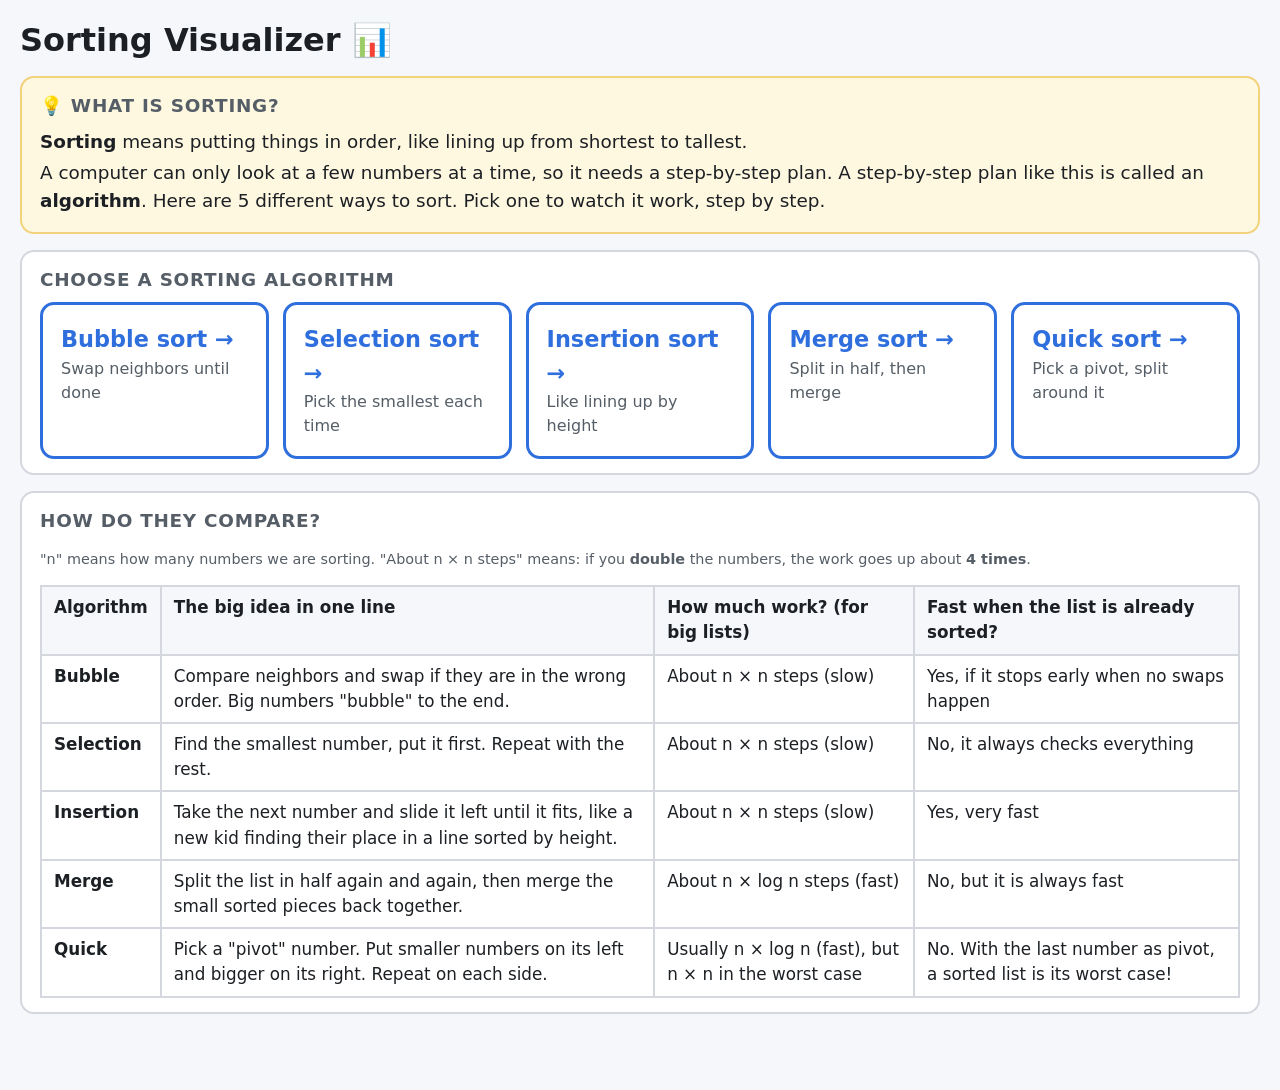
<file: index.html>
<!DOCTYPE html>
<html lang="en">
<head>
  <meta charset="UTF-8">
  <meta name="viewport" content="width=device-width, initial-scale=1">
  <title>Sorting Visualizer</title>
  <link rel="stylesheet" href="style.css">
</head>
<body>
  <div class="page">
    <header class="top">
      <h1>Sorting Visualizer 📊</h1>
    </header>

    <section class="card big-idea">
      <h2>💡 What is sorting?</h2>
      <p><b>Sorting</b> means putting things in order, like lining up from shortest to tallest.</p>
      <p>A computer can only look at a few numbers at a time, so it needs a step-by-step plan.
      A step-by-step plan like this is called an <b>algorithm</b>. Here are 5 different ways to sort. Pick one to watch it work, step by step.</p>
    </section>

    <section class="card">
      <h2>Choose a sorting algorithm</h2>
      <div class="algo-buttons" id="algo-buttons"></div>
    </section>

    <section class="card">
      <h2>How do they compare?</h2>
      <p class="hint">"n" means how many numbers we are sorting.
        "About n × n steps" means: if you <b>double</b> the numbers, the work goes up about <b>4 times</b>.</p>
      <table class="compare">
        <tr>
          <th>Algorithm</th>
          <th>The big idea in one line</th>
          <th>How much work? (for big lists)</th>
          <th>Fast when the list is already sorted?</th>
        </tr>
        <tr>
          <td><b>Bubble</b></td>
          <td>Compare neighbors and swap if they are in the wrong order. Big numbers "bubble" to the end.</td>
          <td>About n × n steps (slow)</td>
          <td>Yes, if it stops early when no swaps happen</td>
        </tr>
        <tr>
          <td><b>Selection</b></td>
          <td>Find the smallest number, put it first. Repeat with the rest.</td>
          <td>About n × n steps (slow)</td>
          <td>No, it always checks everything</td>
        </tr>
        <tr>
          <td><b>Insertion</b></td>
          <td>Take the next number and slide it left until it fits, like a new kid finding their place in a line sorted by height.</td>
          <td>About n × n steps (slow)</td>
          <td>Yes, very fast</td>
        </tr>
        <tr>
          <td><b>Merge</b></td>
          <td>Split the list in half again and again, then merge the small sorted pieces back together.</td>
          <td>About n × log n steps (fast)</td>
          <td>No, but it is always fast</td>
        </tr>
        <tr>
          <td><b>Quick</b></td>
          <td>Pick a "pivot" number. Put smaller numbers on its left and bigger on its right. Repeat on each side.</td>
          <td>Usually n × log n (fast), but n × n in the worst case</td>
          <td>No. With the last number as pivot, a sorted list is its worst case!</td>
        </tr>
      </table>
    </section>
  </div>

  <script>
    // Set "ready: true" when each page is finished.
    const ALGORITHMS = [
      { name: "Bubble sort",    file: "bubble.html",    desc: "Swap neighbors until done",      ready: true },
      { name: "Selection sort", file: "selection.html", desc: "Pick the smallest each time",    ready: true },
      { name: "Insertion sort", file: "insertion.html", desc: "Like lining up by height",       ready: true },
      { name: "Merge sort",     file: "merge.html",     desc: "Split in half, then merge",      ready: true },
      { name: "Quick sort",     file: "quick.html",     desc: "Pick a pivot, split around it",  ready: true },
    ];

    document.getElementById("algo-buttons").innerHTML = ALGORITHMS.map((a) =>
      a.ready
        ? `<a class="algo-btn" href="${a.file}"><div class="name">${a.name} →</div><div class="desc">${a.desc}</div></a>`
        : `<div class="algo-btn soon"><div class="name">${a.name}</div><div class="desc">${a.desc}<br><i>Coming soon</i></div></div>`
    ).join("");
  </script>
</body>
</html>
</file>
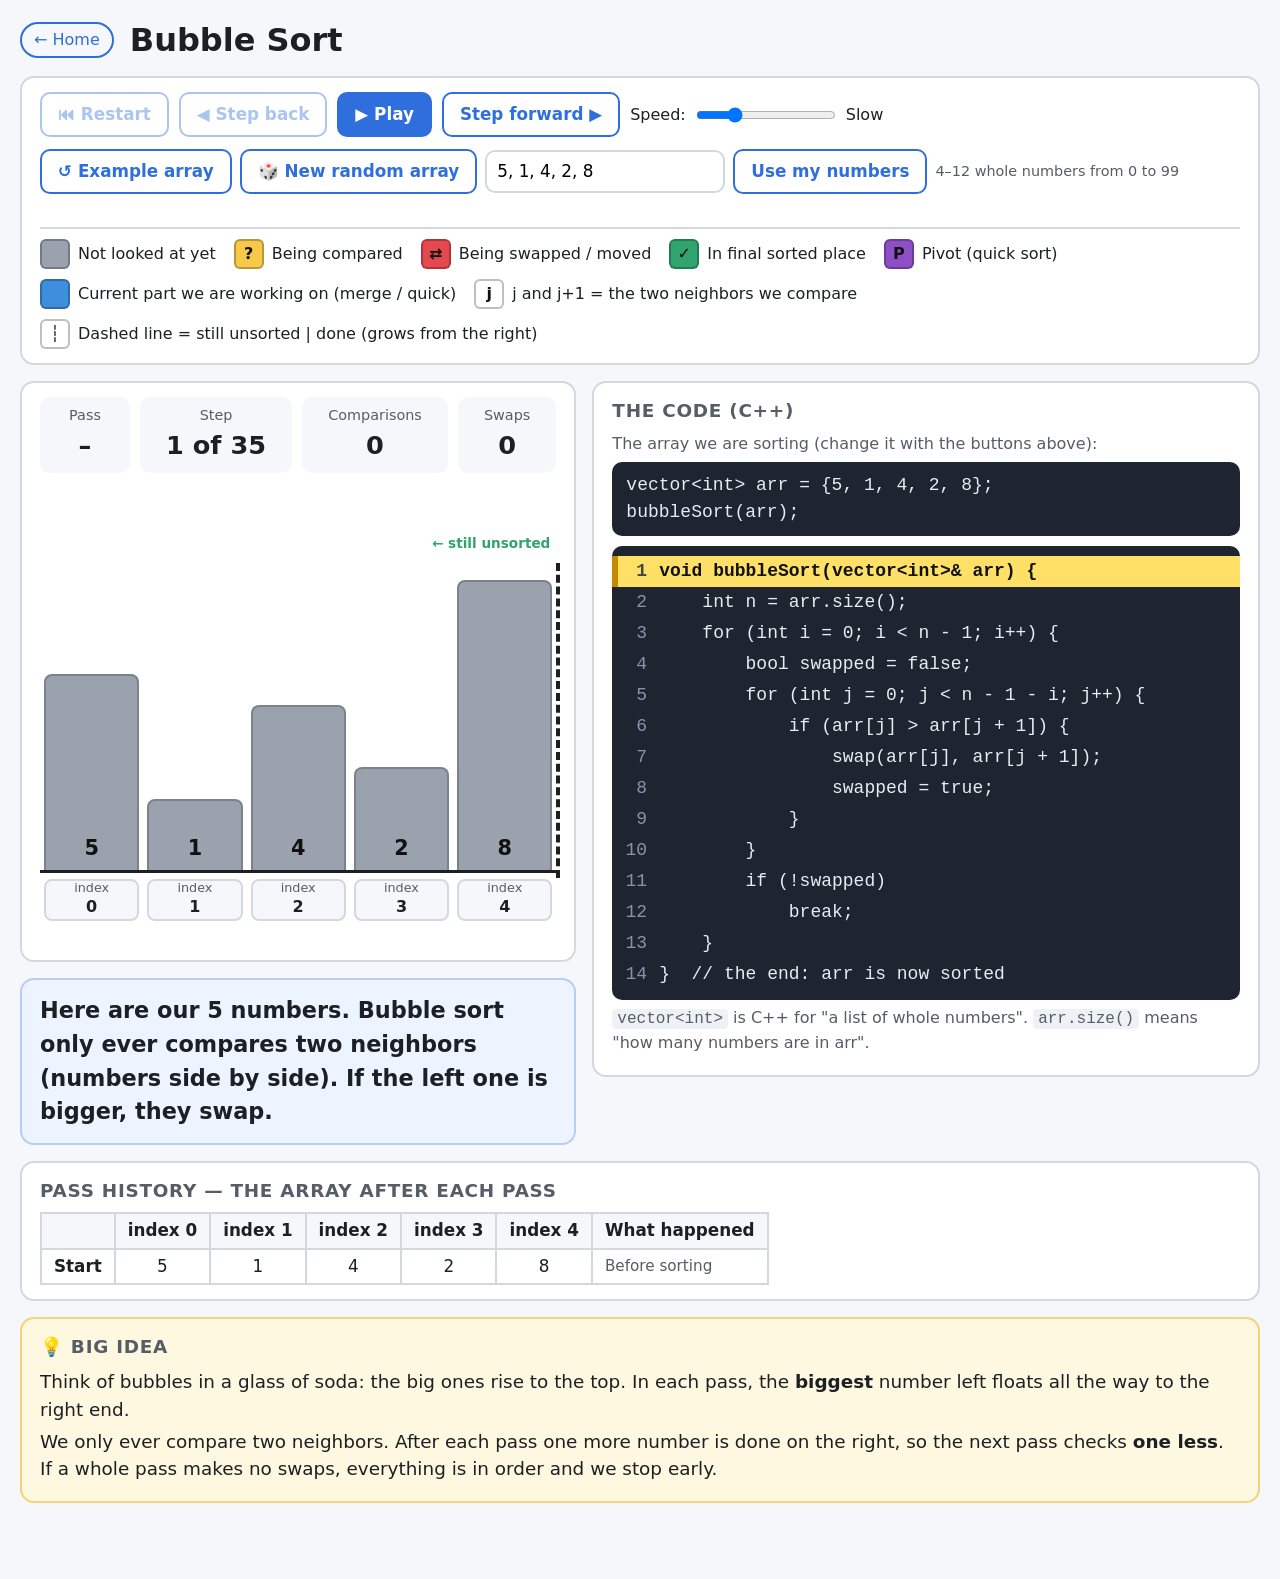
<file: bubble.html>
<!DOCTYPE html>
<html lang="en">
<head>
  <meta charset="UTF-8">
  <meta name="viewport" content="width=device-width, initial-scale=1">
  <title>Bubble Sort — Sorting Visualizer</title>
  <link rel="stylesheet" href="style.css">
</head>
<body>
  <div class="page" id="app"></div>

  <script src="engine.js"></script>

  <!-- The bubble sort itself. It runs once and RECORDS every step. -->
  <script id="algorithm">
    const BUBBLE_CODE = [
      "void bubbleSort(vector<int>& arr) {",
      "    int n = arr.size();",
      "    for (int i = 0; i < n - 1; i++) {",
      "        bool swapped = false;",
      "        for (int j = 0; j < n - 1 - i; j++) {",
      "            if (arr[j] > arr[j + 1]) {",
      "                swap(arr[j], arr[j + 1]);",
      { text: "                swapped = true;", joinAbove: true },
      "            }",
      "        }",
      "        if (!swapped)",
      "            break;",
      "    }",
      "}  // the end: arr is now sorted",
    ];

    function recordBubbleSort(array) {
      const r = new Recorder(array);
      const a = r.arr;           // the array being sorted (changes as we swap)
      const n = a.length;
      const sorted = [];         // positions that are finished (green), filling up from the right

      // Labels under the boxes: the two neighbors we are comparing
      function labels(j) {
        return [{ index: j, text: "▲ j" }, { index: j + 1, text: "▲ j+1" }];
      }

      r.step({
        codeLine: 1,
        message: `Here are our ${n} numbers. Bubble sort only ever compares two neighbors (numbers side by side). If the left one is bigger, they swap.`,
        highlight: { boundary: n },
        history: { label: "Start", array: a.slice(), sorted: [], note: "Before sorting" },
      });
      r.step({
        codeLine: 2,
        message: `int n = arr.size(); means "count the numbers". We have n = ${n}.`,
        highlight: { boundary: n },
      });

      let stoppedEarly = false;
      for (let i = 0; i < n - 1; i++) {
        r.pass = i + 1;
        const end = n - 1 - i;   // last index in the unsorted area
        r.step({
          codeLine: 3,
          message: i === 0
            ? `Pass 1: walk from the left end to the right end, comparing each pair of neighbors. The biggest number will be pushed all the way to the right.`
            : `Pass ${i + 1}: walk again, but only up to index ${end}. The numbers after the dashed line are already done, so we skip them.`,
          highlight: { sorted: [...sorted], boundary: end + 1 },
        });
        r.step({
          codeLine: 4,
          message: `swapped = false means "no swaps yet in this pass". If it is still false at the end, the list is already in order.`,
          highlight: { sorted: [...sorted], boundary: end + 1 },
        });
        r.step({
          codeLine: 5,
          message: `j starts at 0. We look at index j and its right neighbor, index j+1.`,
          highlight: { sorted: [...sorted], boundary: end + 1 },
          markers: labels(0),
        });

        let swapped = false;
        let passSwaps = 0;
        for (let j = 0; j < end; j++) {
          r.compare();
          const left = a[j], right = a[j + 1];
          if (left > right) {
            r.step({
              codeLine: 6,
              message: `Compare ${left} and ${right}. Is ${left} bigger than ${right}? Yes, so they are in the wrong order.`,
              highlight: { comparing: [j, j + 1], sorted: [...sorted], boundary: end + 1 },
              markers: labels(j),
            });
            r.swap(j, j + 1);
            swapped = true;
            passSwaps++;
            r.step({
              codeLine: 7,
              message: `Swap! ${right} moves left and ${left} moves right. swapped is now true.`,
              highlight: { swapping: [j, j + 1], sorted: [...sorted], boundary: end + 1 },
              markers: labels(j),
            });
          } else {
            r.step({
              codeLine: 6,
              message: left === right
                ? `Compare ${left} and ${right}. They are the same, so no swap (we only swap if the left one is bigger).`
                : `Compare ${left} and ${right}. Is ${left} bigger than ${right}? No, they are already in order. No swap.`,
              highlight: { comparing: [j, j + 1], sorted: [...sorted], boundary: end + 1 },
              markers: labels(j),
            });
          }
          if (j + 1 < end) {
            r.step({
              codeLine: 5,
              message: `j moves one step right, to index ${j + 1}. Next neighbors: ${a[j + 1]} and ${a[j + 2]}.`,
              highlight: { sorted: [...sorted], boundary: end + 1 },
              markers: labels(j + 1),
            });
          }
        }

        if (!swapped) {
          r.step({
            codeLine: 8,
            message: `We reached index ${end}. Is swapped still false? Yes: no swaps happened in this whole pass, so every pair of neighbors is in order.`,
            highlight: { sorted: [...sorted], boundary: end + 1 },
          });
          for (let k = 0; k <= end; k++) sorted.unshift(k);
          r.step({
            codeLine: 9,
            message: `break: stop early! The whole array is already sorted, so there is no need for more passes.`,
            highlight: { sorted: [...sorted], boundary: 0 },
            history: {
              label: `Pass ${i + 1}`,
              array: a.slice(),
              sorted: [...sorted],
              changed: [],
              note: "No swaps: already sorted, stop early",
            },
          });
          stoppedEarly = true;
          break;
        }

        sorted.unshift(end);
        if (i === n - 2) sorted.unshift(0);   // the last pass also finishes index 0
        const left = end;   // how many numbers are still unsorted after this pass
        r.step({
          codeLine: 8,
          message: `End of pass ${i + 1}: swapped is true, so we keep going. ${a[end]} was the biggest number in the unsorted area, so it bubbled up to index ${end}. It is in its final place (green ✓). ` +
            (left > 1
              ? `Next pass checks one less number, because the right end is already done.`
              : `Only ${a[0]} is left, and one number on its own is always in order.`),
          highlight: { sorted: [...sorted], boundary: end },
          history: {
            label: `Pass ${i + 1}`,
            array: a.slice(),
            sorted: [...sorted],
            changed: [end],
            note: `${passSwaps} swap${passSwaps > 1 ? "s" : ""}: ${a[end]} bubbled to the end`,
          },
        });
      }

      r.step({
        codeLine: 10,
        message: stoppedEarly
          ? `All done: the array is sorted! Stopping early saved us some passes.`
          : `All done: the array is sorted!`,
        highlight: { sorted: a.map((_, k) => k), boundary: 0 },
      });

      return r.steps;
    }
  </script>

  <script>
    SortPage.init({
      title: "Bubble Sort",
      bigIdea: `
        <p>Think of bubbles in a glass of soda: the big ones rise to the top. In each pass, the
        <b>biggest</b> number left floats all the way to the right end.</p>
        <p>We only ever compare two neighbors. After each pass one more number is done on the right, so the
        next pass checks <b>one less</b>. If a whole pass makes no swaps, everything is in order and we stop early.</p>`,
      code: BUBBLE_CODE,
      record: recordBubbleSort,
      defaultArray: [5, 1, 4, 2, 8],
      call: "bubbleSort(arr);",
      passLabel: "Pass",
      swapLabel: "Swaps",
      boundaryLabels: ["← still unsorted", "done →"],
      extraLegend: [
        { symbol: "j", text: "j and j+1 = the two neighbors we compare" },
        { symbol: "┆", text: "Dashed line = still unsorted | done (grows from the right)" },
      ],
    });
  </script>
</body>
</html>
</file>
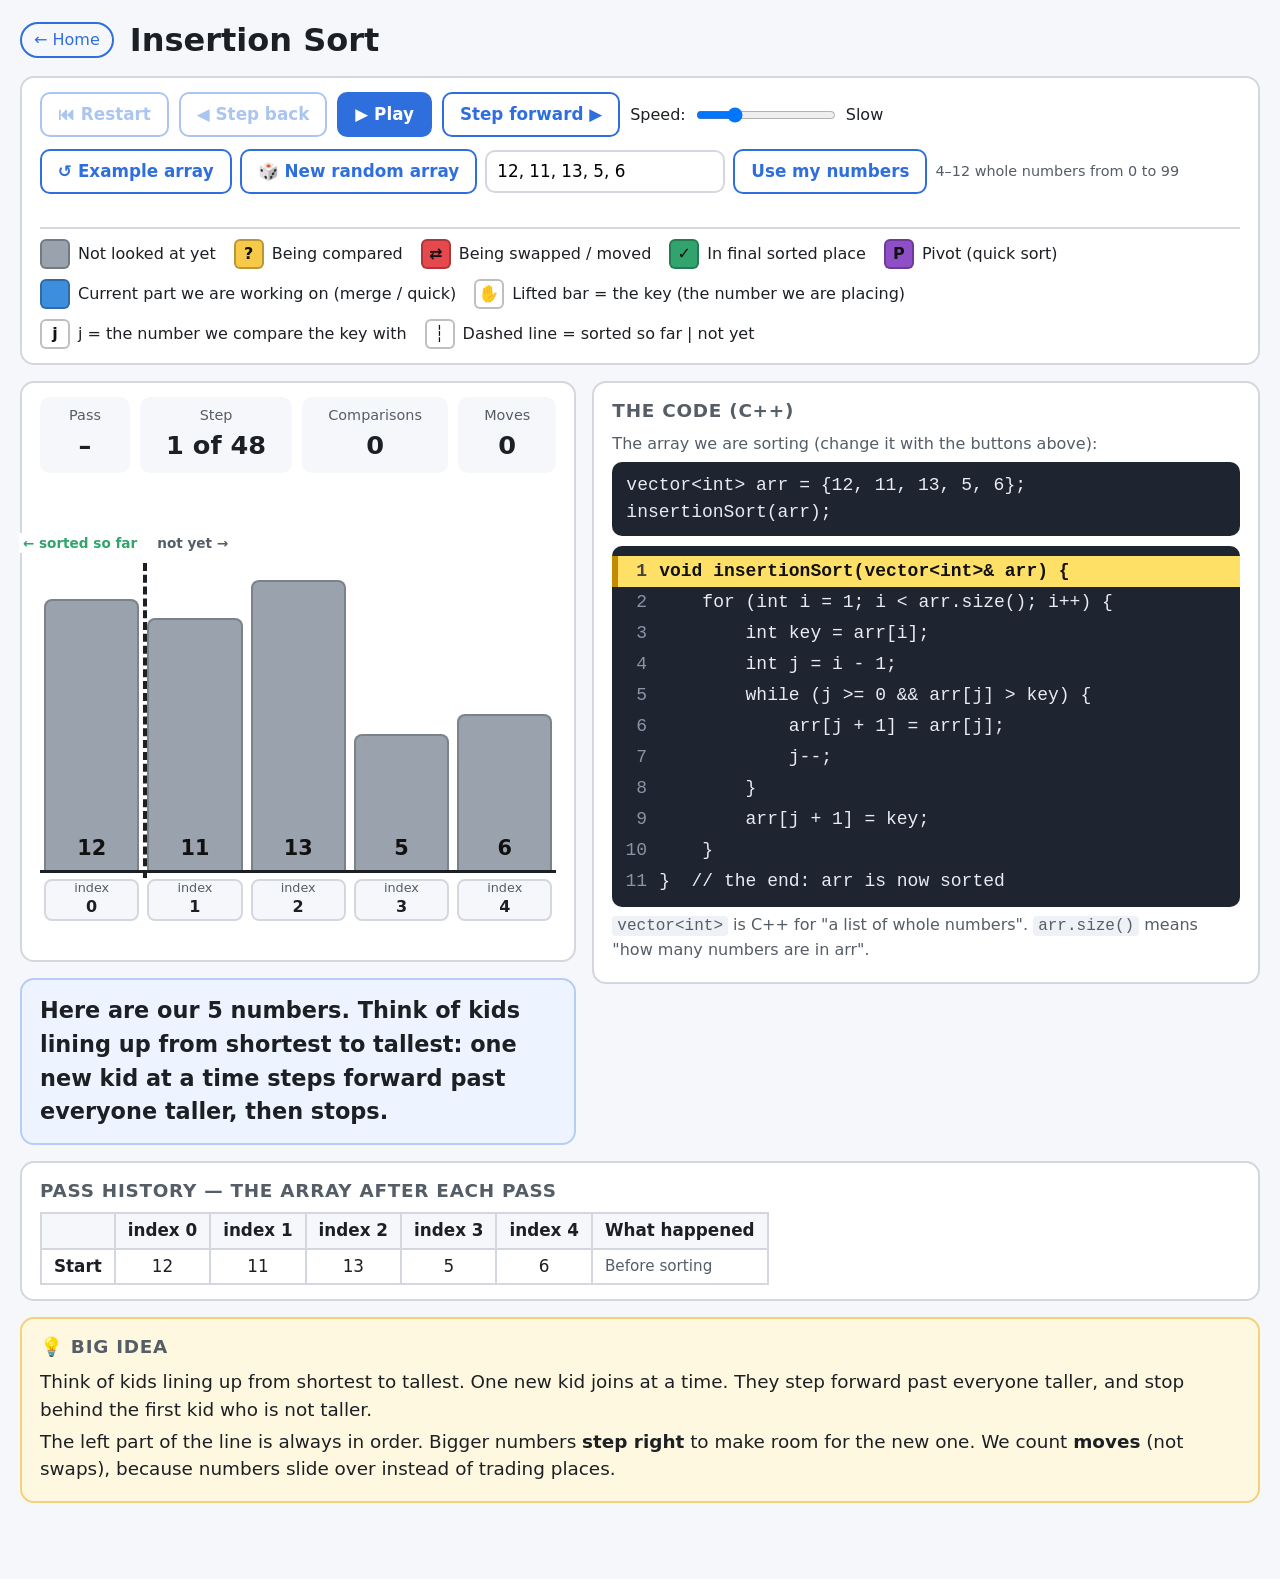
<file: insertion.html>
<!DOCTYPE html>
<html lang="en">
<head>
  <meta charset="UTF-8">
  <meta name="viewport" content="width=device-width, initial-scale=1">
  <title>Insertion Sort — Sorting Visualizer</title>
  <link rel="stylesheet" href="style.css">
</head>
<body>
  <div class="page" id="app"></div>

  <script src="engine.js"></script>

  <!-- The insertion sort itself. It runs once and RECORDS every step. -->
  <script id="algorithm">
    const INSERTION_CODE = [
      "void insertionSort(vector<int>& arr) {",
      "    for (int i = 1; i < arr.size(); i++) {",
      "        int key = arr[i];",
      "        int j = i - 1;",
      "        while (j >= 0 && arr[j] > key) {",
      "            arr[j + 1] = arr[j];",
      "            j--;",
      "        }",
      "        arr[j + 1] = key;",
      "    }",
      "}  // the end: arr is now sorted",
    ];

    function recordInsertionSort(array) {
      const r = new Recorder(array);
      const a = r.arr;           // what the students see (the key floats above its gap)
      const n = a.length;

      // Labels under the boxes: where the key (and the gap) is, and where j is
      function labels(gap, j) {
        const list = [{ index: gap, text: "▲ key" }];
        if (j >= 0) list.push({ index: j, text: "▲ j" });
        return list;
      }

      r.step({
        codeLine: 1,
        message: `Here are our ${n} numbers. Think of kids lining up from shortest to tallest: one new kid at a time steps forward past everyone taller, then stops.`,
        highlight: { boundary: 1 },
        history: { label: "Start", array: a.slice(), note: "Before sorting" },
      });
      r.step({
        codeLine: 1,
        message: `The first number, ${a[0]}, is on its own, so it is already "in order". That is our sorted part to begin with.`,
        highlight: { boundary: 1 },
      });

      for (let i = 1; i < n; i++) {
        r.pass = i;
        const key = a[i];
        r.step({
          codeLine: 2,
          message: `Pass ${i}: now it is ${key}'s turn (index ${i}). Everything left of the dashed line is already in order.`,
          highlight: { boundary: i },
          markers: [{ index: i, text: "▲ i" }],
        });
        r.step({
          codeLine: 3,
          message: `Lift ${key} up out of the line (✋). We call it the "key": the number we are finding a place for. Its old spot is now empty.`,
          highlight: { boundary: i + 1, key: i },
          markers: labels(i, -1),
        });

        let gap = i;      // where the key is hovering
        let j = i - 1;
        r.step({
          codeLine: 4,
          message: `j points to the number just left of the empty spot (index ${j}). We compare ${key} with it.`,
          highlight: { boundary: i + 1, key: gap },
          markers: labels(gap, j),
        });

        let shifts = 0;
        while (true) {
          if (j < 0) {
            r.step({
              codeLine: 5,
              message: `There are no more numbers to the left (j is -1). So ${key} is the smallest so far and goes at the very front.`,
              highlight: { boundary: i + 1, key: gap },
              markers: labels(gap, j),
            });
            break;
          }
          r.compare();
          if (a[j] > key) {
            r.step({
              codeLine: 5,
              message: `Is ${a[j]} bigger than ${key}? Yes. So ${a[j]} moves one spot right to make room.`,
              highlight: { boundary: i + 1, key: gap, comparing: [j] },
              markers: labels(gap, j),
            });
            const moved = a[j];
            r.swap(j, gap);   // the bigger number slides right into the gap; the key floats left
            gap = j;
            shifts++;
            r.step({
              codeLine: 6,
              message: `${moved} moved right into the empty spot. Now the empty spot is at index ${gap}.`,
              highlight: { boundary: i + 1, key: gap, swapping: [gap + 1] },
              markers: labels(gap, -1),
            });
            j--;
            r.step({
              codeLine: 7,
              message: j >= 0
                ? `j moves one step left, to index ${j}. Next we compare ${key} with ${a[j]}.`
                : `j moves one step left, to -1. That means there is nothing more to the left.`,
              highlight: { boundary: i + 1, key: gap },
              markers: labels(gap, j),
            });
          } else {
            r.step({
              codeLine: 5,
              message: a[j] === key
                ? `Is ${a[j]} bigger than ${key}? No, they are the same. So we stop: ${key} goes right after ${a[j]}.`
                : `Is ${a[j]} bigger than ${key}? No. So we stop: ${key} goes right after ${a[j]}.`,
              highlight: { boundary: i + 1, key: gap, comparing: [j] },
              markers: labels(gap, j),
            });
            break;
          }
        }

        // Drop the key into the gap. It only counts as a move if it landed somewhere new.
        const placedAt = gap;
        if (placedAt !== i) r.swaps++;
        r.step({
          codeLine: 8,
          message: placedAt !== i
            ? `Drop ${key} into the empty spot at index ${placedAt}.`
            : `Nothing moved, so ${key} goes right back where it was (index ${i}). It was already in the right place.`,
          highlight: { boundary: i + 1, swapping: placedAt !== i ? [placedAt] : [] },
          markers: [{ index: placedAt, text: "▼ placed" }],
        });

        const changed = [];
        for (let k = placedAt; k <= i && placedAt !== i; k++) changed.push(k);
        r.step({
          codeLine: 8,
          message: `End of pass ${i}: the first ${i + 1} numbers are now in order. ` +
            (i < n - 1 ? `Next up: the number at index ${i + 1}.` : `That was the last number!`),
          highlight: { boundary: i + 1 },
          history: {
            label: `Pass ${i}`,
            array: a.slice(),
            changed,
            note: shifts === 0
              ? `Inserted ${key}: already in place, nothing moved`
              : `Inserted ${key}: ${shifts} bigger number${shifts > 1 ? "s" : ""} shifted right`,
          },
        });
      }

      r.step({
        codeLine: 9,
        message: `Every number has found its place. All done: the array is sorted!`,
        highlight: { sorted: a.map((_, k) => k), boundary: n },
      });

      return r.steps;
    }
  </script>

  <script>
    SortPage.init({
      title: "Insertion Sort",
      bigIdea: `
        <p>Think of kids lining up from shortest to tallest. One new kid joins at a time. They step forward
        past everyone taller, and stop behind the first kid who is not taller.</p>
        <p>The left part of the line is always in order. Bigger numbers <b>step right</b> to make room for the new one.
        We count <b>moves</b> (not swaps), because numbers slide over instead of trading places.</p>`,
      code: INSERTION_CODE,
      record: recordInsertionSort,
      defaultArray: [12, 11, 13, 5, 6],
      call: "insertionSort(arr);",
      passLabel: "Pass",
      swapLabel: "Moves",
      boundaryLabels: ["← sorted so far", "not yet →"],
      extraLegend: [
        { symbol: "✋", text: "Lifted bar = the key (the number we are placing)" },
        { symbol: "j", text: "j = the number we compare the key with" },
        { symbol: "┆", text: "Dashed line = sorted so far | not yet" },
      ],
    });
  </script>
</body>
</html>
</file>
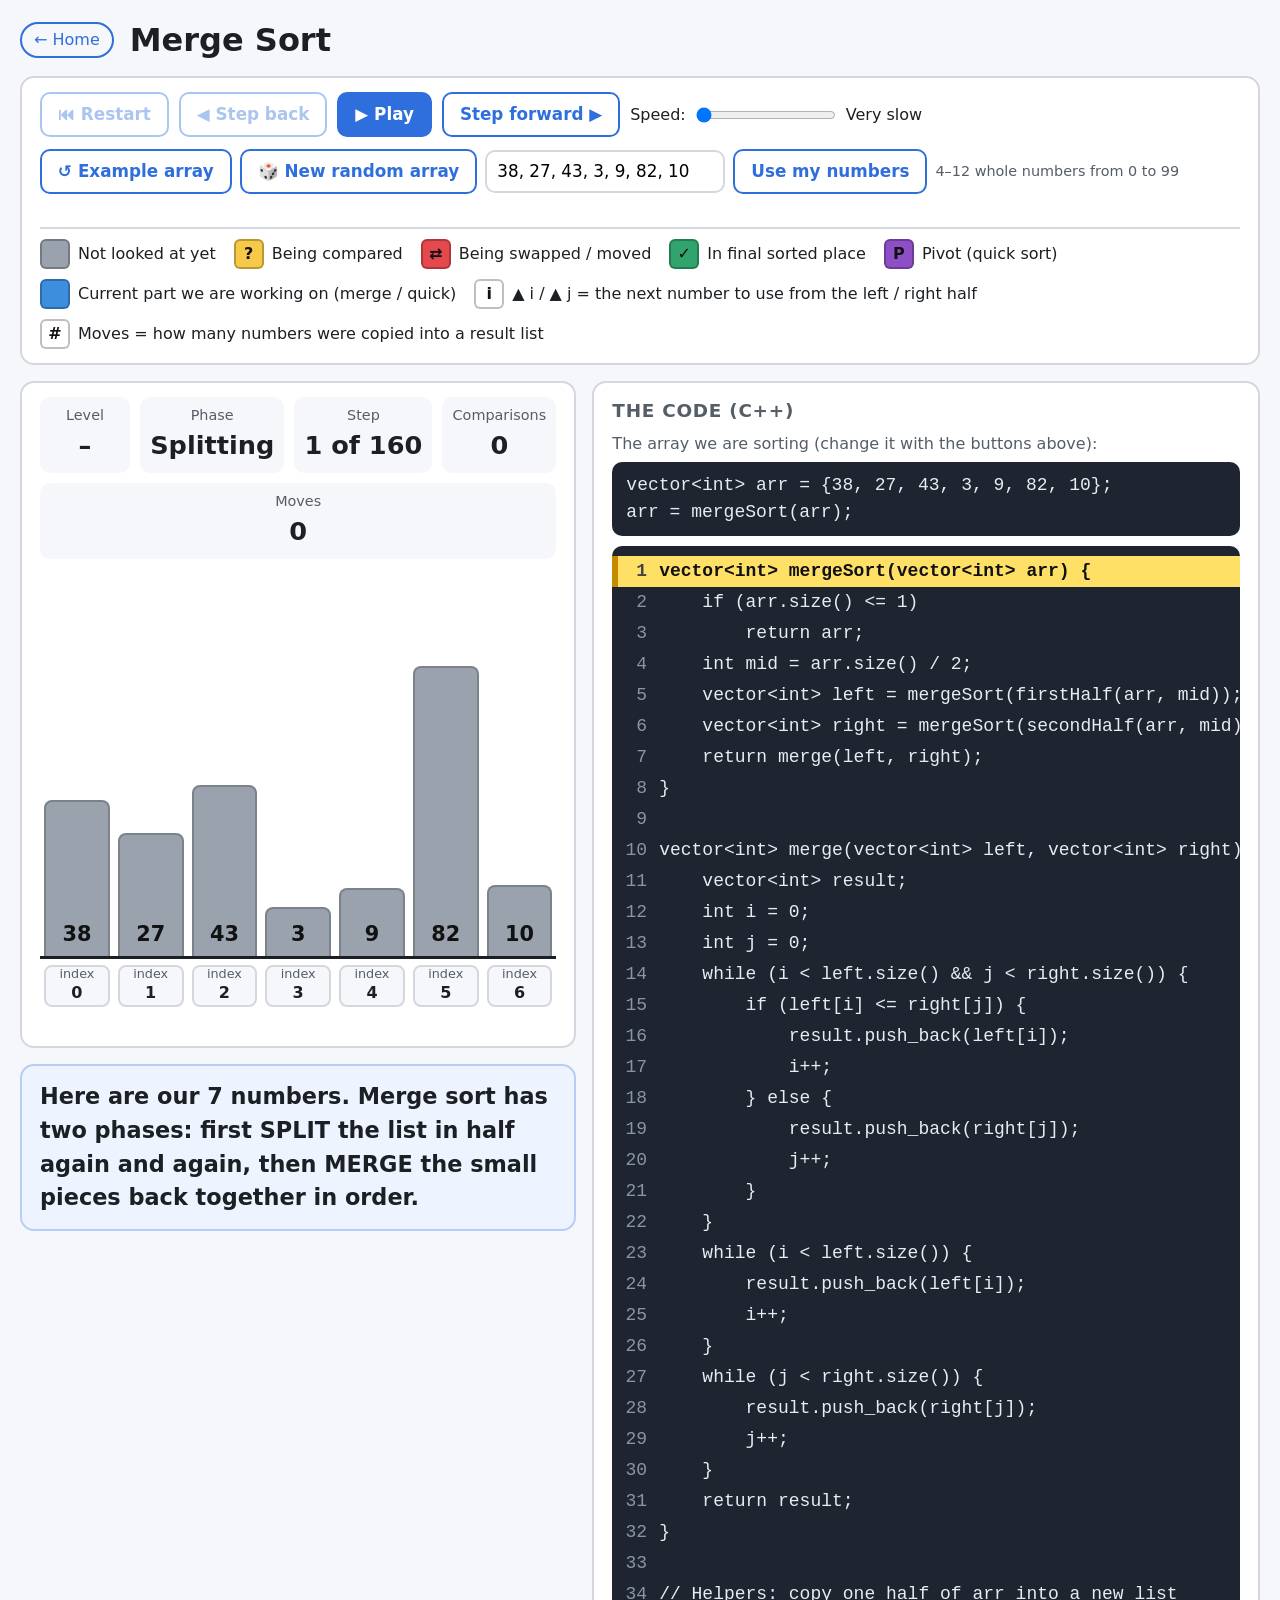
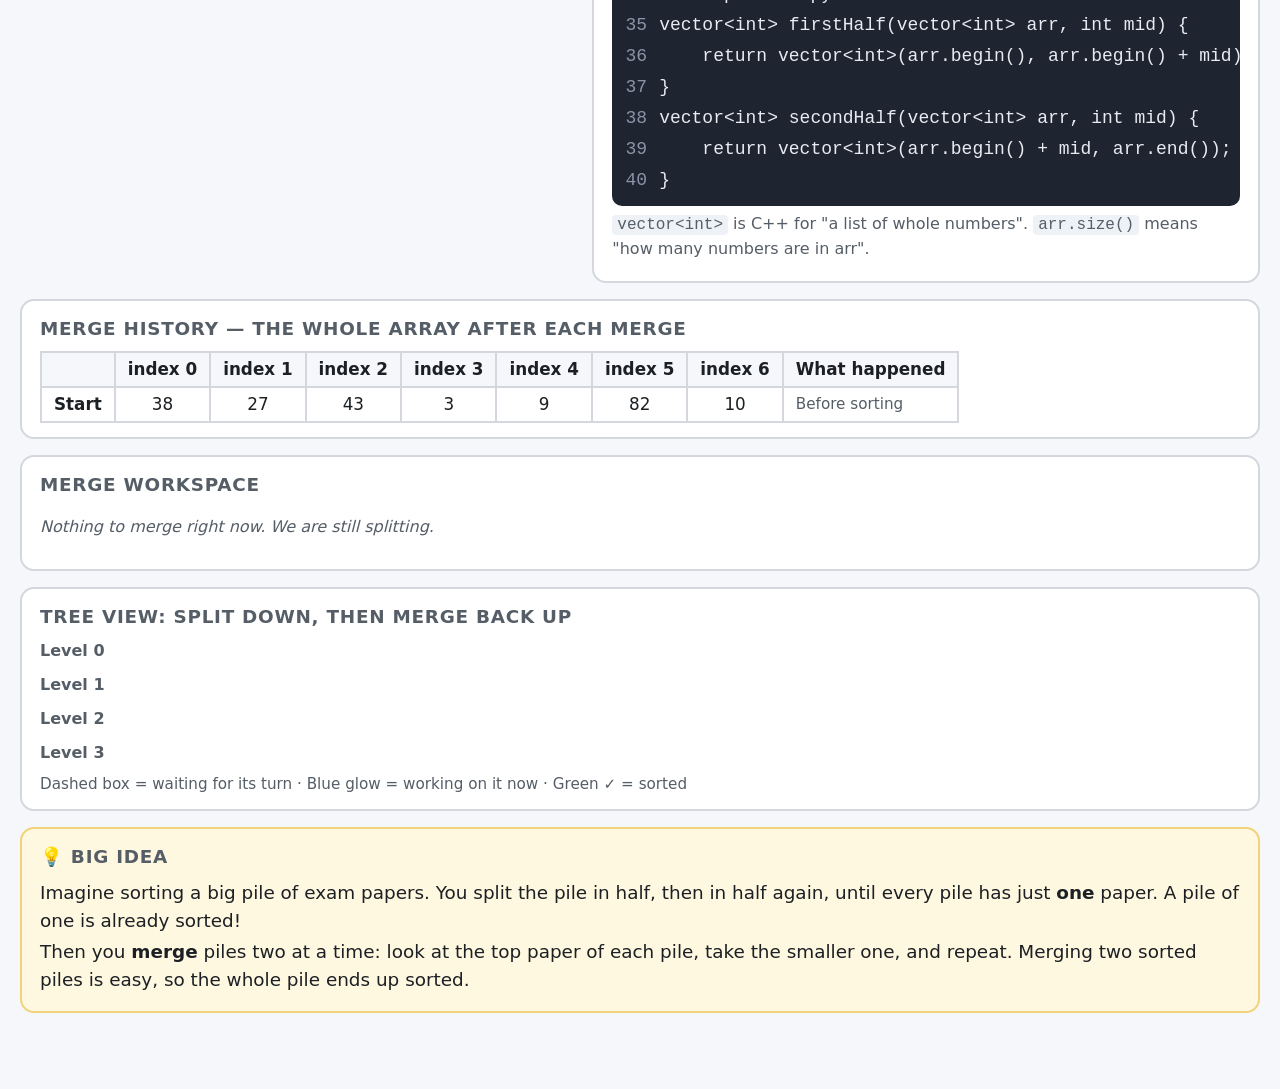
<file: merge.html>
<!DOCTYPE html>
<html lang="en">
<head>
  <meta charset="UTF-8">
  <meta name="viewport" content="width=device-width, initial-scale=1">
  <title>Merge Sort — Sorting Visualizer</title>
  <link rel="stylesheet" href="style.css">
</head>
<body>
  <div class="page" id="app"></div>

  <script src="engine.js"></script>

  <!-- The merge sort itself. It runs once and RECORDS every step. -->
  <script id="algorithm">
    const MERGE_CODE = [
      "vector<int> mergeSort(vector<int> arr) {",
      "    if (arr.size() <= 1)",
      "        return arr;",
      "    int mid = arr.size() / 2;",
      "    vector<int> left = mergeSort(firstHalf(arr, mid));",
      "    vector<int> right = mergeSort(secondHalf(arr, mid));",
      "    return merge(left, right);",
      "}",
      "",
      "vector<int> merge(vector<int> left, vector<int> right) {",
      "    vector<int> result;",
      "    int i = 0;",
      "    int j = 0;",
      "    while (i < left.size() && j < right.size()) {",
      "        if (left[i] <= right[j]) {",
      "            result.push_back(left[i]);",
      "            i++;",
      "        } else {",
      "            result.push_back(right[j]);",
      "            j++;",
      "        }",
      "    }",
      "    while (i < left.size()) {",
      { text: "        result.push_back(left[i]);", joinAbove: true },
      { text: "        i++;", joinAbove: true },
      "    }",
      "    while (j < right.size()) {",
      { text: "        result.push_back(right[j]);", joinAbove: true },
      { text: "        j++;", joinAbove: true },
      "    }",
      "    return result;",
      "}",
      "",
      "// Helpers: copy one half of arr into a new list",
      "vector<int> firstHalf(vector<int> arr, int mid) {",
      "    return vector<int>(arr.begin(), arr.begin() + mid);",
      "}",
      "vector<int> secondHalf(vector<int> arr, int mid) {",
      "    return vector<int>(arr.begin() + mid, arr.end());",
      "}",
    ];

    function recordMergeSort(array) {
      const r = new Recorder(array);
      const a = r.arr;
      const n = a.length;
      const fmt = (list) => "[" + list.join(", ") + "]";

      // The whole split tree is planned up front (all hidden), so its layout never jumps around.
      // Each node is one piece of the list: index lo to hi, at a given level.
      const nodes = [];
      function plan(lo, hi, depth) {
        const node = { lo, hi, depth, values: [], status: "hidden" };
        nodes.push(node);
        if (hi > lo) {
          const mid = Math.floor((hi - lo + 1) / 2);
          node.left = plan(lo, lo + mid - 1, depth + 1);
          node.right = plan(lo + mid, hi, depth + 1);
        }
        return node;
      }
      const root = plan(0, n - 1, 0);

      let ws = null;        // the merge workspace (left half, right half, result row)
      let mergeCount = 0;

      // Save a step, with a copy of the tree and workspace as they look right now
      function save(step) {
        r.step({
          ...step,
          extra: {
            tree: nodes.map((nd) => ({ lo: nd.lo, hi: nd.hi, depth: nd.depth, values: nd.values.slice(), status: nd.status })),
            ws: ws && { ...ws, left: ws.left.slice(), right: ws.right.slice(), result: ws.result.slice() },
          },
        });
      }

      r.phase = "Splitting";
      save({
        codeLine: 1,
        message: `Here are our ${n} numbers. Merge sort has two phases: first SPLIT the list in half again and again, then MERGE the small pieces back together in order.`,
        history: { label: "Start", array: a.slice(), note: "Before sorting" },
      });

      function mergeSort(node) {
        const { lo, hi, depth } = node;
        const len = hi - lo + 1;
        const piece = a.slice(lo, hi + 1);
        const range = { range: [lo, hi] };
        r.pass = depth;
        r.phase = "Splitting";
        node.values = piece;
        node.status = "active";

        save({
          codeLine: 1,
          message: depth === 0
            ? `mergeSort starts with the whole list ${fmt(piece)}. This is level 0, the top of the tree.`
            : `mergeSort now works on ${fmt(piece)} (index ${lo} to ${hi}). This is level ${depth} of the tree.`,
          highlight: range,
        });
        save({
          codeLine: 2,
          message: len <= 1
            ? `Does ${fmt(piece)} have 1 number or less? Yes!`
            : `Does ${fmt(piece)} have 1 number or less? No, it has ${len} numbers, so we need to split it.`,
          highlight: range,
        });

        if (len <= 1) {
          node.status = "done";
          save({
            codeLine: 3,
            message: `A list with just one number is already sorted. So we return ${fmt(piece)} as it is.`,
            highlight: range,
          });
          return;
        }

        const mid = Math.floor(len / 2);
        const leftPiece = piece.slice(0, mid);
        const rightPiece = piece.slice(mid);
        node.left.values = leftPiece;
        node.left.status = "waiting";
        node.right.values = rightPiece;
        node.right.status = "waiting";
        save({
          codeLine: 4,
          message: `mid = ${len} / 2 = ${mid}. (When C++ divides two whole numbers, it drops the remainder.) So we split into a left half ${fmt(leftPiece)} and a right half ${fmt(rightPiece)}.`,
          highlight: range,
        });
        save({
          codeLine: 5,
          message: `First we sort the left half ${fmt(leftPiece)}. mergeSort calls itself on this smaller list.`,
          highlight: { range: [lo, lo + mid - 1] },
        });

        node.status = "waiting";
        mergeSort(node.left);
        node.status = "active";
        r.pass = depth;
        r.phase = "Splitting";

        save({
          codeLine: 6,
          message: `Back at ${fmt(piece)}: its left half is now sorted ${fmt(a.slice(lo, lo + mid))}. Next we sort the right half ${fmt(rightPiece)}.`,
          highlight: { range: [lo + mid, hi] },
        });

        node.status = "waiting";
        mergeSort(node.right);
        node.status = "active";
        r.pass = depth;
        r.phase = "Merging";

        save({
          codeLine: 7,
          message: `Both halves are sorted: ${fmt(a.slice(lo, lo + mid))} and ${fmt(a.slice(lo + mid, hi + 1))}. Now we merge them into one sorted list.`,
          highlight: range,
        });

        merge(node, mid);
      }

      function merge(node, mid) {
        const { lo, hi } = node;
        const L = a.slice(lo, lo + mid);
        const R = a.slice(lo + mid, hi + 1);
        const leftIds = r.ids.slice(lo, lo + mid);
        const rightIds = r.ids.slice(lo + mid, hi + 1);
        const resultIds = [];
        ws = { left: L, right: R, i: 0, j: 0, result: [], total: L.length + R.length, comparing: false, moved: null };
        const range = { range: [lo, hi] };

        save({ codeLine: 9, message: `merge gets two sorted lists: left ${fmt(L)} and right ${fmt(R)}. You can see them in the merge workspace.`, highlight: range });
        save({ codeLine: 10, message: `vector<int> result; makes an empty list called result. We will fill it one number at a time, smallest first.`, highlight: range });
        save({ codeLine: 11, message: `i = 0: the ▲ i arrow points at the first number of the left half, ${L[0]}.`, highlight: range });
        save({ codeLine: 12, message: `j = 0: the ▲ j arrow points at the first number of the right half, ${R[0]}.`, highlight: range });

        // Take one number from one side and copy it into the result
        function take(side, codeLine, message) {
          const fromLeft = side === "left";
          const k = fromLeft ? ws.i : ws.j;
          ws.result.push(fromLeft ? L[k] : R[k]);
          resultIds.push(fromLeft ? leftIds[k] : rightIds[k]);
          ws.moved = { side, index: k };
          r.swaps++;
          save({ codeLine, message, highlight: { ...range, swapping: [fromLeft ? lo + k : lo + mid + k] } });
          ws.moved = null;
        }

        while (true) {
          if (ws.i >= L.length || ws.j >= R.length) {
            save({
              codeLine: 13,
              message: ws.i >= L.length
                ? `The left half is used up (i is past its end), so the loop stops.`
                : `The right half is used up (j is past its end), so the loop stops.`,
              highlight: range,
            });
            break;
          }
          save({ codeLine: 13, message: `Both halves still have numbers we haven't used, so we keep going.`, highlight: range });

          const x = L[ws.i], y = R[ws.j];
          r.compare();
          ws.comparing = true;
          let message;
          if (x < y) message = `Compare ${x} (left) with ${y} (right). Is ${x} ≤ ${y}? Yes, so ${x} is the smaller one.`;
          else if (x === y) message = `Compare ${x} (left) with ${y} (right). They are equal, so we take the left one first. This keeps equal numbers in their original order.`;
          else message = `Compare ${x} (left) with ${y} (right). Is ${x} ≤ ${y}? No, so ${y} is the smaller one.`;
          save({ codeLine: 14, message, highlight: { ...range, comparing: [lo + ws.i, lo + mid + ws.j] } });
          ws.comparing = false;

          if (x <= y) {
            take("left", 15, `Copy ${x} from the left half into the result.`);
            ws.i++;
            save({
              codeLine: 16,
              message: ws.i < L.length
                ? `i++: the ▲ i arrow moves to the next number in the left half, ${L[ws.i]}.`
                : `i++: the ▲ i arrow moves past the end. Every number in the left half has been used.`,
              highlight: range,
            });
          } else {
            take("right", 18, `Copy ${y} from the right half into the result.`);
            ws.j++;
            save({
              codeLine: 19,
              message: ws.j < R.length
                ? `j++: the ▲ j arrow moves to the next number in the right half, ${R[ws.j]}.`
                : `j++: the ▲ j arrow moves past the end. Every number in the right half has been used.`,
              highlight: range,
            });
          }
        }

        // Leftovers: they are already sorted, so they just get copied over in order
        if (ws.i < L.length) {
          while (ws.i < L.length) {
            take("left", 20, `Copy the leftover ${L[ws.i]} from the left half into the result. Leftovers are already in order, so no comparing is needed.`);
            ws.i++;
          }
        } else {
          save({ codeLine: 20, message: `Nothing is left over in the left half, so there is nothing to copy.`, highlight: range });
        }
        if (ws.j < R.length) {
          while (ws.j < R.length) {
            take("right", 21, `Copy the leftover ${R[ws.j]} from the right half into the result. Leftovers are already in order, so no comparing is needed.`);
            ws.j++;
          }
        } else {
          save({ codeLine: 21, message: `Nothing is left over in the right half, so there is nothing to copy.`, highlight: range });
        }

        // Put the merged result back into the main list (the bars slide into place)
        const before = a.slice(lo, hi + 1);
        const changed = [];
        ws.result.forEach((v, k) => {
          a[lo + k] = v;
          r.ids[lo + k] = resultIds[k];
          if (before[k] !== v) changed.push(lo + k);
        });
        const result = ws.result.slice();
        node.values = result;
        node.status = "done";
        ws = null;
        mergeCount++;
        save({
          codeLine: 22,
          message: `return result: ${fmt(L)} and ${fmt(R)} became ${fmt(result)}. Watch the bars slide into this order.`,
          highlight: { ...range, swapping: changed },
          history: {
            label: `Merge ${mergeCount}`,
            array: a.slice(),
            changed,
            note: `${fmt(L)} + ${fmt(R)} → ${fmt(result)}`,
          },
        });
      }

      mergeSort(root);

      r.pass = null;
      r.phase = "Done";
      save({
        codeLine: 7,
        message: `The last merge put the whole list back together. All done: the list is sorted!`,
        highlight: { sorted: a.map((_, k) => k) },
      });
      return r.steps;
    }

    /* ----- Drawing the merge workspace (inside the bars card) ----- */
    function renderWorkspace(step, el) {
      const ws = step.extra.ws;
      if (!ws) {
        el.innerHTML = `<p class="panel-empty">${step.phase === "Splitting"
          ? "Nothing to merge right now. We are still splitting."
          : "No merge happening right now."}</p>`;
        return;
      }
      function half(list, pointer, side, arrowName) {
        const cells = list.map((v, k) => {
          let cls = "cell";
          if (k < pointer && !(ws.moved && ws.moved.side === side && ws.moved.index === k)) cls += " used";
          if (ws.comparing && k === pointer) cls += " comparing";
          if (ws.moved && ws.moved.side === side && ws.moved.index === k) cls += " moved";
          const arrow = k === pointer ? `▲ ${arrowName}` : "";
          return `<div><div class="${cls}">${v}</div><div class="cell-arrow">${arrow}</div></div>`;
        }).join("");
        const done = pointer >= list.length ? `<div class="cell-arrow">${arrowName} ✓ used up</div>` : "";
        return `<div class="cells">${cells}${done}</div>`;
      }
      const resultCells = Array.from({ length: ws.total }, (_, k) => {
        if (k >= ws.result.length) return `<div class="cell empty">0</div>`;
        const isNew = ws.moved && k === ws.result.length - 1;
        return `<div class="cell ${isNew ? "moved" : "done"}">${ws.result[k]}</div>`;
      }).join("");
      el.innerHTML = `
        <div class="workspace">
          <div class="ws-label">Left half</div>${half(ws.left, ws.i, "left", "i")}
          <div class="ws-label">Right half</div>${half(ws.right, ws.j, "right", "j")}
          <div class="ws-label">Result</div><div class="cells">${resultCells}</div>
          <div class="ws-note">Crossed-out numbers are already in the result.</div>
        </div>`;
    }

    /* ----- Drawing the tree (full-width card) ----- */
    function renderTree(step, el, page) {
      const tree = step.extra.tree;
      const levels = Math.max(...tree.map((nd) => nd.depth)) + 1;
      let html = `<div class="tree">`;
      for (let d = 0; d < levels; d++) {
        const nodesHtml = tree.filter((nd) => nd.depth === d).map((nd) => {
          const cells = nd.values.map((v) => `<span class="cell">${v}</span>`).join("");
          const tag = nd.status === "done" ? `<span class="node-tag">✓</span>` : "";
          return `<div class="tree-node ${nd.status}" style="grid-column:${nd.lo + 1} / ${nd.hi + 2}">${cells}${tag}</div>`;
        }).join("");
        html += `<div class="tree-row"><div class="level-label">Level ${d}</div>
          <div class="tree-nodes" style="grid-template-columns:repeat(${page.n}, 1fr)">${nodesHtml}</div></div>`;
      }
      html += `</div><div class="tree-legend">Dashed box = waiting for its turn · Blue glow = working on it now · Green ✓ = sorted</div>`;
      el.innerHTML = html;
    }
  </script>

  <script>
    SortPage.init({
      title: "Merge Sort",
      bigIdea: `
        <p>Imagine sorting a big pile of exam papers. You split the pile in half, then in half again,
        until every pile has just <b>one</b> paper. A pile of one is already sorted!</p>
        <p>Then you <b>merge</b> piles two at a time: look at the top paper of each pile, take the smaller one,
        and repeat. Merging two sorted piles is easy, so the whole pile ends up sorted.</p>`,
      code: MERGE_CODE,
      record: recordMergeSort,
      defaultArray: [38, 27, 43, 3, 9, 82, 10],
      call: "arr = mergeSort(arr);",
      passLabel: "Level",
      phaseLabel: "Phase",
      swapLabel: "Moves",
      defaultSpeed: 0,
      historyTitle: "Merge history — the whole array after each merge",
      extraLegend: [
        { symbol: "i", text: "▲ i / ▲ j = the next number to use from the left / right half" },
        { symbol: "#", text: "Moves = how many numbers were copied into a result list" },
      ],
      panels: [
        { title: "Merge workspace", render: renderWorkspace },
        { title: "Tree view: split down, then merge back up", render: renderTree },
      ],
    });
  </script>
</body>
</html>
</file>
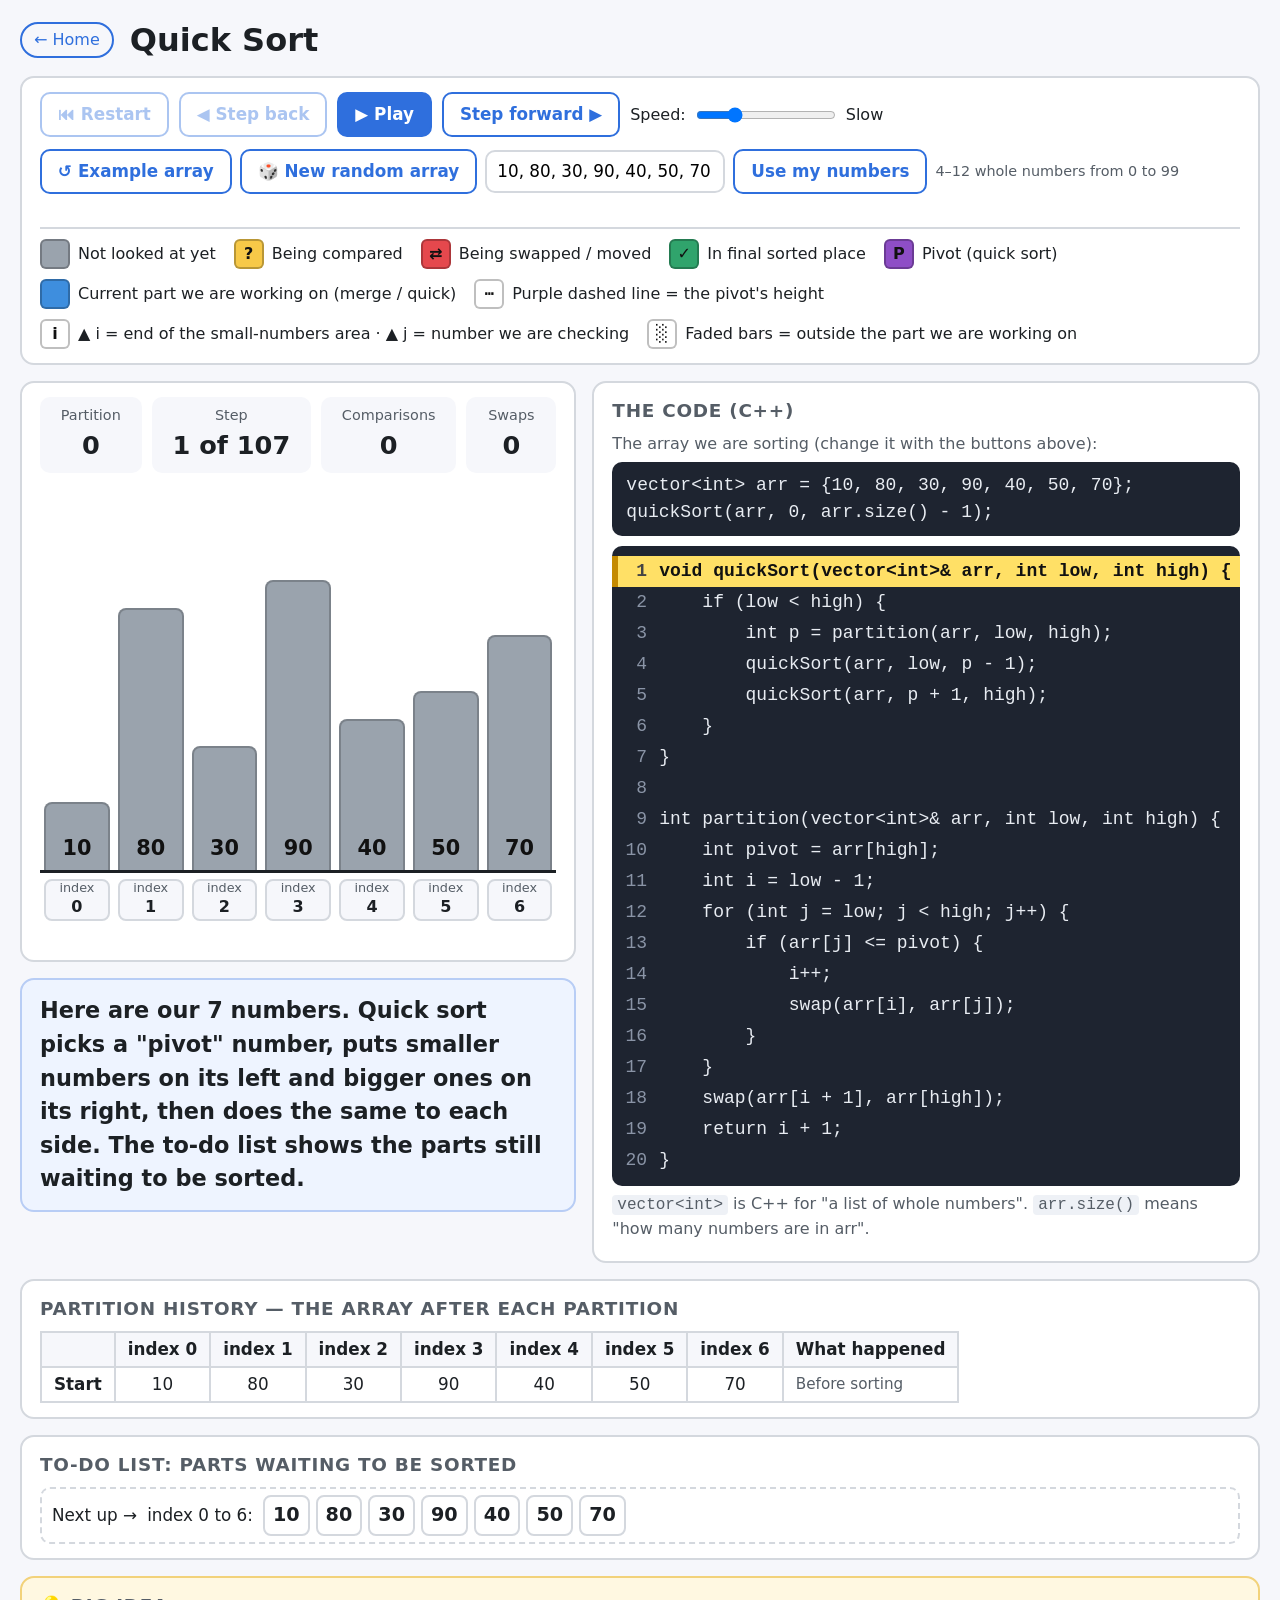
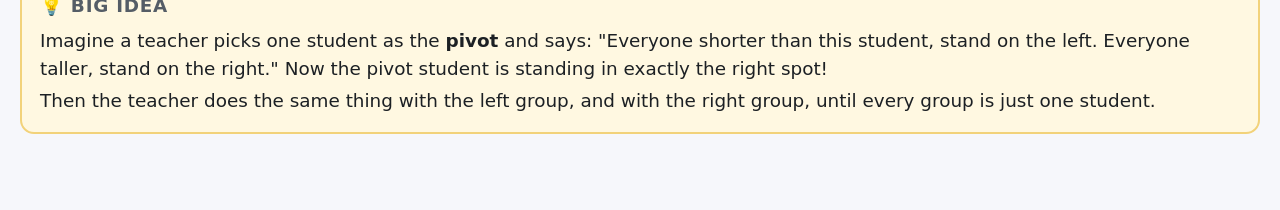
<file: quick.html>
<!DOCTYPE html>
<html lang="en">
<head>
  <meta charset="UTF-8">
  <meta name="viewport" content="width=device-width, initial-scale=1">
  <title>Quick Sort — Sorting Visualizer</title>
  <link rel="stylesheet" href="style.css">
</head>
<body>
  <div class="page" id="app"></div>

  <script src="engine.js"></script>

  <!-- The quick sort itself (Lomuto partition). It runs once and RECORDS every step. -->
  <script id="algorithm">
    const QUICK_CODE = [
      "void quickSort(vector<int>& arr, int low, int high) {",
      "    if (low < high) {",
      "        int p = partition(arr, low, high);",
      "        quickSort(arr, low, p - 1);",
      "        quickSort(arr, p + 1, high);",
      "    }",
      "}",
      "",
      "int partition(vector<int>& arr, int low, int high) {",
      "    int pivot = arr[high];",
      "    int i = low - 1;",
      "    for (int j = low; j < high; j++) {",
      "        if (arr[j] <= pivot) {",
      "            i++;",
      "            swap(arr[i], arr[j]);",
      "        }",
      "    }",
      "    swap(arr[i + 1], arr[high]);",
      "    return i + 1;",
      "}",
    ];

    function recordQuickSort(array) {
      const r = new Recorder(array);
      const a = r.arr;
      const n = a.length;
      const fmt = (list) => "[" + list.join(", ") + "]";
      const sorted = [];       // positions that are in their final place (green)
      let todo = [[0, n - 1]]; // parts still waiting to be sorted, next one first
      let current = null;      // the part we are working on now
      r.pass = 0;

      // Save a step: always show the green bars, plus the to-do list as it is now
      function save(step) {
        r.step({
          ...step,
          highlight: { sorted: [...sorted], ...step.highlight },
          extra: { todo: todo.map((t) => t.slice()), current: current && current.slice() },
        });
      }

      // Labels for i and j under the index boxes. If i is just before the part, show "◄ i" on its first box.
      function labels(i, j, lo) {
        const texts = {};
        const add = (k, t) => { texts[k] = texts[k] ? texts[k] + " / " + t : t; };
        if (i < lo) add(lo, "◄ i"); else add(i, "▲ i");
        if (j !== null) add(j, "▲ j");
        return Object.keys(texts).map((k) => ({ index: Number(k), text: texts[k] }));
      }

      save({
        codeLine: 1,
        message: `Here are our ${n} numbers. Quick sort picks a "pivot" number, puts smaller numbers on its left and bigger ones on its right, then does the same to each side. The to-do list shows the parts still waiting to be sorted.`,
        history: { label: "Start", array: a.slice(), note: "Before sorting" },
      });

      function quickSort(lo, hi) {
        todo.shift();             // take this part off the front of the to-do list
        current = [lo, hi];
        const range = { range: [lo, hi] };
        save({
          codeLine: 1,
          message: `Take the next part from the to-do list: index ${lo} to ${hi}, which is ${fmt(a.slice(lo, hi + 1))}.`,
          highlight: range,
        });

        if (lo === hi) {
          sorted.push(lo);
          save({
            codeLine: 2,
            message: `Is low < high? No, low and high are both ${lo}. A part with just one number (${a[lo]}) is already sorted ✓.`,
            highlight: range,
          });
          current = null;
          return;
        }

        save({
          codeLine: 2,
          message: `Is low < high? Yes (${lo} < ${hi}). This part has ${hi - lo + 1} numbers, so we need to partition it.`,
          highlight: range,
        });
        save({
          codeLine: 3,
          message: `Call partition: it will pick a pivot and move small numbers to its left and big numbers to its right.`,
          highlight: range,
        });

        r.pass++;
        const p = partition(lo, hi);

        // The two sides go to the front of the to-do list (left side first). Empty sides are skipped.
        const sides = [];
        if (p - 1 >= lo) sides.push([lo, p - 1]);
        if (hi >= p + 1) sides.push([p + 1, hi]);
        todo = [...sides, ...todo];

        if (p - 1 >= lo) {
          save({
            codeLine: 4,
            message: `Now quick sort the LEFT side of the pivot: index ${lo} to ${p - 1}, ${fmt(a.slice(lo, p))}.`,
            highlight: { range: [lo, p - 1] },
          });
          quickSort(lo, p - 1);
          current = [lo, hi];
        } else {
          save({
            codeLine: 4,
            message: `The LEFT side of the pivot is empty (no numbers smaller than it here), so there is nothing to sort.`,
            highlight: range,
          });
        }

        if (hi >= p + 1) {
          save({
            codeLine: 5,
            message: `Now quick sort the RIGHT side of the pivot: index ${p + 1} to ${hi}, ${fmt(a.slice(p + 1, hi + 1))}.`,
            highlight: { range: [p + 1, hi] },
          });
          quickSort(p + 1, hi);
        } else {
          save({
            codeLine: 5,
            message: `The RIGHT side of the pivot is empty (no numbers bigger than it here), so there is nothing to sort.`,
            highlight: range,
          });
        }
        current = null;
      }

      function partition(lo, hi) {
        const pivot = a[hi];
        const hl = (extra = {}) => ({ range: [lo, hi], pivot: hi, pivotLine: pivot, ...extra });

        save({
          codeLine: 7,
          message: `partition works on index ${lo} to ${hi}. Goal: small numbers on the left, big numbers on the right.`,
          highlight: { range: [lo, hi] },
        });
        save({
          codeLine: 8,
          message: `pivot = arr[high] = ${pivot}. We always pick the LAST number as the pivot. The purple dashed line shows how tall it is.`,
          highlight: hl(),
        });

        let i = lo - 1;
        save({
          codeLine: 9,
          message: `i = low - 1 = ${i}. Everything up to i is the "small-numbers area" (numbers ≤ ${pivot}). It is empty right now, so i starts just before the part.`,
          highlight: hl(),
          markers: labels(i, null, lo),
        });

        for (let j = lo; j < hi; j++) {
          save({
            codeLine: 10,
            message: `j = ${j}: look at ${a[j]}.`,
            highlight: hl(),
            markers: labels(i, j, lo),
          });

          r.compare();
          if (a[j] <= pivot) {
            save({
              codeLine: 11,
              message: `Is ${a[j]} ≤ ${pivot}? Yes. ${a[j]} is a small number, so it belongs in the small-numbers area.`,
              highlight: hl({ comparing: [j] }),
              markers: labels(i, j, lo),
            });
            i++;
            save({
              codeLine: 12,
              message: `i++: the small-numbers area grows by one place. i is now ${i}.`,
              highlight: hl(),
              markers: labels(i, j, lo),
            });
            if (i === j) {
              // A "self-swap": not counted and not animated, but still explained
              save({
                codeLine: 13,
                message: `${a[j]} is already in the small-numbers area, so no swap is needed.`,
                highlight: hl(),
                markers: labels(i, j, lo),
              });
            } else {
              const big = a[i], small = a[j];
              r.swap(i, j);
              save({
                codeLine: 13,
                message: `Swap ${small} and ${big}: ${small} moves into the small-numbers area (index ${i}), and ${big} moves to index ${j}.`,
                highlight: hl({ swapping: [i, j] }),
                markers: labels(i, j, lo),
              });
            }
          } else {
            save({
              codeLine: 11,
              message: `Is ${a[j]} ≤ ${pivot}? No, ${a[j]} is bigger. It stays where it is, and i does not move.`,
              highlight: hl({ comparing: [j] }),
              markers: labels(i, j, lo),
            });
          }
        }

        save({
          codeLine: 10,
          message: i < lo
            ? `j has reached the pivot, so the loop is done. No number was ≤ ${pivot}, so the small-numbers area is empty.`
            : `j has reached the pivot, so the loop is done. Index ${lo} to ${i} hold the small numbers (≤ ${pivot}).`,
          highlight: hl(),
          markers: labels(i, null, lo),
        });

        const p = i + 1;
        if (p === hi) {
          // Pivot already right after the small numbers: another self-swap, not counted or animated
          save({
            codeLine: 14,
            message: `The pivot ${pivot} is already right after the small numbers (index ${p}), so no swap is needed.`,
            highlight: hl(),
          });
        } else {
          const other = a[p];
          r.swap(p, hi);
          save({
            codeLine: 14,
            message: `Swap the pivot ${pivot} with ${other}. Now the pivot sits at index ${p}, right after the small numbers.`,
            highlight: { range: [lo, hi], pivot: p, pivotLine: pivot, swapping: [p, hi] },
          });
        }

        sorted.push(p);
        const leftSide = a.slice(lo, p), rightSide = a.slice(p + 1, hi + 1);
        save({
          codeLine: 15,
          message: `return ${p}: the pivot ${pivot} is now in its FINAL place ✓. ` +
            `Everything on its left is ≤ ${pivot}, and everything on its right is bigger.`,
          highlight: { range: [lo, hi], pivotLine: pivot },
          history: {
            label: `Partition ${r.pass}`,
            array: a.slice(),
            sorted: [...sorted],
            note: `Pivot ${pivot} → index ${p}. Left ${fmt(leftSide)}, right ${fmt(rightSide)}`,
          },
        });
        return p;
      }

      quickSort(0, n - 1);

      save({
        codeLine: 1,
        message: `The to-do list is empty, and every number is in its final place. All done: the array is sorted!`,
      });
      return r.steps;
    }

    /* ----- Drawing the to-do list (inside the bars card) ----- */
    function renderTodo(step, el) {
      const part = ([lo, hi]) =>
        `<span>index ${lo} to ${hi}:</span> <span class="cells">${step.array.slice(lo, hi + 1).map((v) => `<span class="cell">${v}</span>`).join("")}</span>`;
      let html = "";
      if (step.extra.current) html += `<li class="now">Working on now → ${part(step.extra.current)}</li>`;
      step.extra.todo.forEach((t, k) => {
        html += `<li>${k === 0 ? "Next up" : "Waiting"} → ${part(t)}</li>`;
      });
      el.innerHTML = html
        ? `<ul class="todo">${html}</ul>`
        : `<p class="panel-empty">The to-do list is empty.</p>`;
    }
  </script>

  <script>
    SortPage.init({
      title: "Quick Sort",
      bigIdea: `
        <p>Imagine a teacher picks one student as the <b>pivot</b> and says: "Everyone shorter than this student, stand on the left.
        Everyone taller, stand on the right." Now the pivot student is standing in exactly the right spot!</p>
        <p>Then the teacher does the same thing with the left group, and with the right group, until every group is just one student.</p>`,
      code: QUICK_CODE,
      record: recordQuickSort,
      defaultArray: [10, 80, 30, 90, 40, 50, 70],
      call: "quickSort(arr, 0, arr.size() - 1);",
      passLabel: "Partition",
      swapLabel: "Swaps",
      extraLegend: [
        { symbol: "┅", text: "Purple dashed line = the pivot's height" },
        { symbol: "i", text: "▲ i = end of the small-numbers area · ▲ j = number we are checking" },
        { symbol: "░", text: "Faded bars = outside the part we are working on" },
      ],
      panels: [
        { title: "To-do list: parts waiting to be sorted", render: renderTodo },
      ],
    });
  </script>
</body>
</html>
</file>
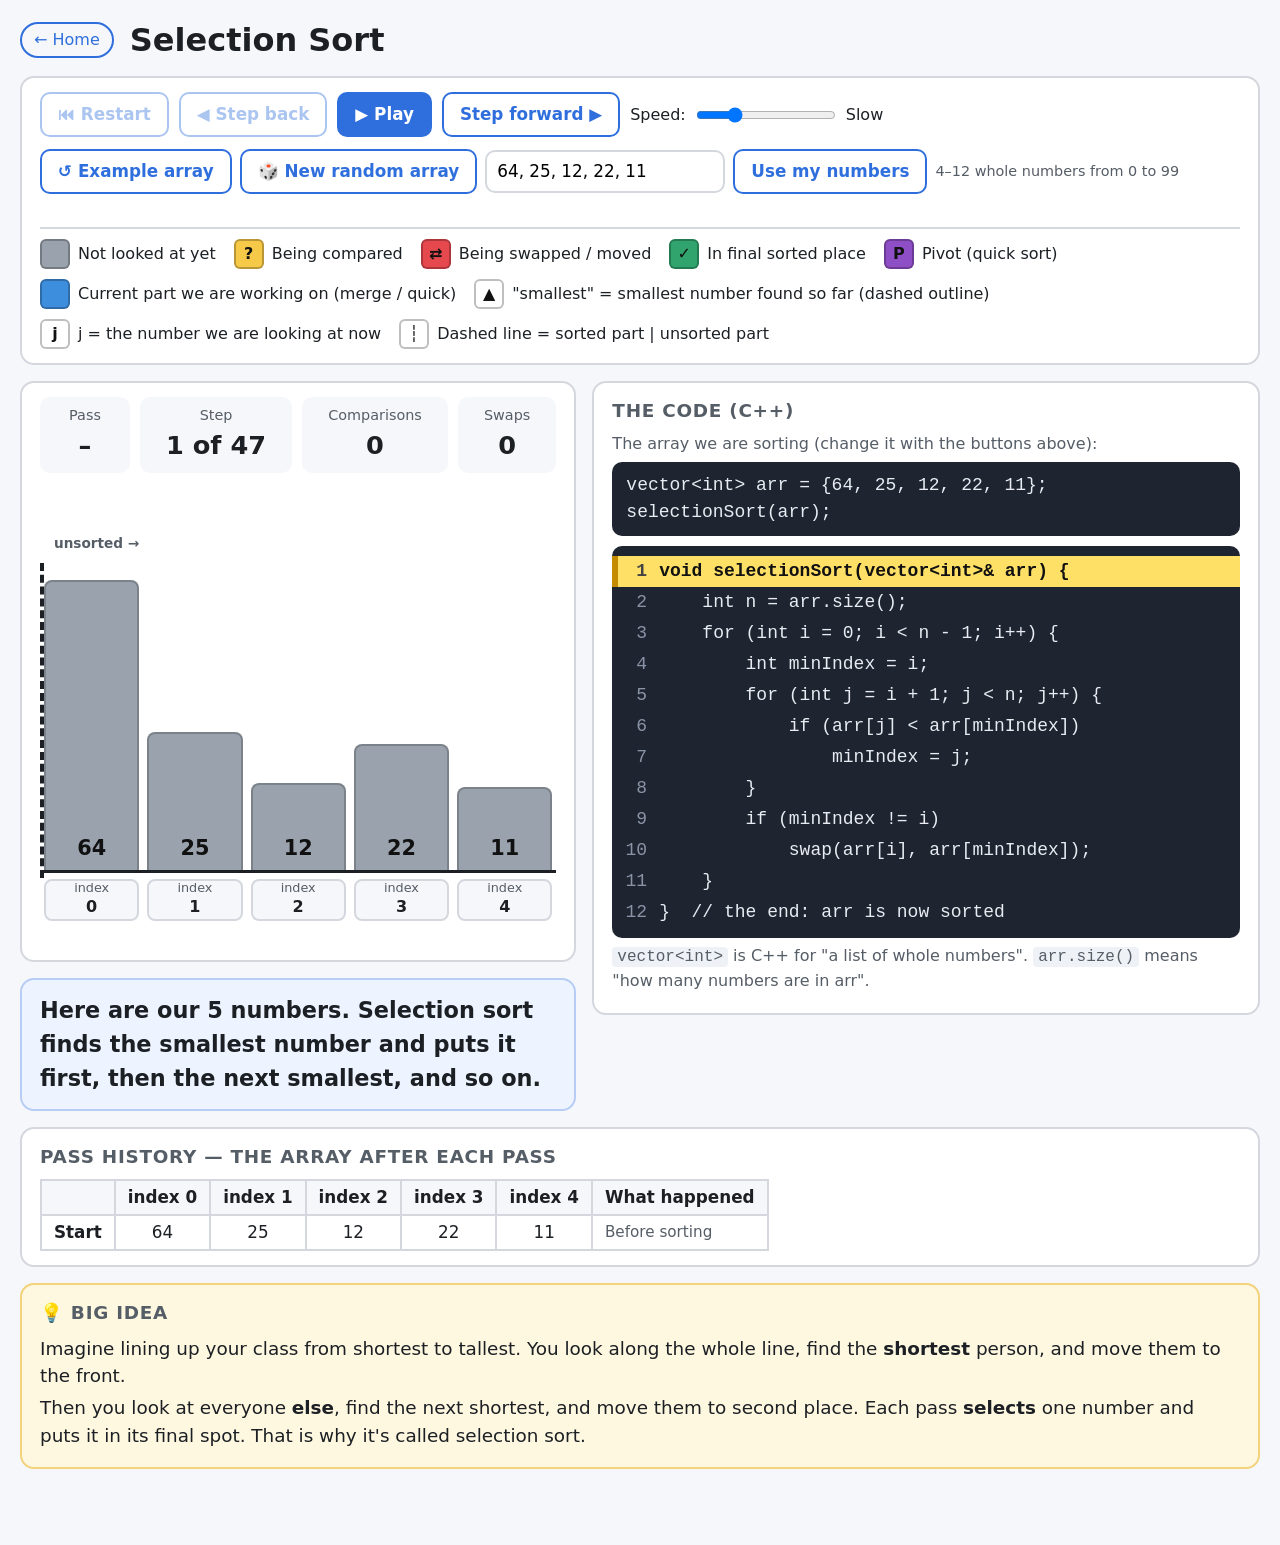
<file: selection.html>
<!DOCTYPE html>
<html lang="en">
<head>
  <meta charset="UTF-8">
  <meta name="viewport" content="width=device-width, initial-scale=1">
  <title>Selection Sort — Sorting Visualizer</title>
  <link rel="stylesheet" href="style.css">
</head>
<body>
  <div class="page" id="app"></div>

  <script src="engine.js"></script>

  <!-- The selection sort itself. It runs once and RECORDS every step. -->
  <script id="algorithm">
    const SELECTION_CODE = [
      "void selectionSort(vector<int>& arr) {",
      "    int n = arr.size();",
      "    for (int i = 0; i < n - 1; i++) {",
      "        int minIndex = i;",
      "        for (int j = i + 1; j < n; j++) {",
      "            if (arr[j] < arr[minIndex])",
      "                minIndex = j;",
      "        }",
      "        if (minIndex != i)",
      "            swap(arr[i], arr[minIndex]);",
      "    }",
      "}  // the end: arr is now sorted",
    ];

    function recordSelectionSort(array) {
      const r = new Recorder(array);
      const a = r.arr;           // the array being sorted (changes as we swap)
      const n = a.length;
      const sorted = [];         // positions that are finished (green)

      // Labels under the boxes: where the current smallest is, and where j is
      function labels(min, j) {
        if (j === undefined) return [{ index: min, text: "▲ smallest" }];
        if (j === min) return [{ index: min, text: "▲ smallest / j" }];
        return [{ index: min, text: "▲ smallest" }, { index: j, text: "▲ j" }];
      }

      r.step({
        codeLine: 1,
        message: `Here are our ${n} numbers. Selection sort finds the smallest number and puts it first, then the next smallest, and so on.`,
        highlight: { boundary: 0 },
        history: { label: "Start", array: a.slice(), sorted: [], note: "Before sorting" },
      });
      r.step({
        codeLine: 2,
        message: `int n = arr.size(); means "count the numbers". We have n = ${n}.`,
        highlight: { boundary: 0 },
      });

      for (let i = 0; i < n - 1; i++) {
        r.pass = i + 1;
        r.step({
          codeLine: 3,
          message: `Pass ${i + 1}: find the smallest number in the unsorted part (index ${i} to ${n - 1}) and put it at index ${i}.`,
          highlight: { sorted: [...sorted], boundary: i },
        });

        let min = i;
        r.step({
          codeLine: 4,
          message: `To start, we guess that the first unsorted number, ${a[i]} (index ${i}), is the smallest.`,
          highlight: { sorted: [...sorted], boundary: i, outlined: [min] },
          markers: labels(min),
        });

        for (let j = i + 1; j < n; j++) {
          r.step({
            codeLine: 5,
            message: `j = ${j}: now we look at the number at index ${j}, which is ${a[j]}.`,
            highlight: { sorted: [...sorted], boundary: i, outlined: [min] },
            markers: labels(min, j),
          });

          r.compare();
          const smaller = a[j] < a[min];
          let message;
          if (smaller) {
            message = `Is ${a[j]} smaller than ${a[min]}? Yes!`;
          } else if (a[j] === a[min]) {
            message = `Is ${a[j]} smaller than ${a[min]}? No, they are equal. We keep the smallest we already found.`;
          } else {
            message = `Is ${a[j]} smaller than ${a[min]}? No. The smallest is still ${a[min]}.`;
          }
          r.step({
            codeLine: 6,
            message,
            highlight: { comparing: [j, min], sorted: [...sorted], boundary: i, outlined: [min] },
            markers: labels(min, j),
          });

          if (smaller) {
            min = j;
            r.step({
              codeLine: 7,
              message: `${a[j]} is the new smallest! The "smallest" label moves to index ${j}.`,
              highlight: { sorted: [...sorted], boundary: i, outlined: [min] },
              markers: labels(min, j),
            });
          }
        }

        const swapped = min !== i;
        r.step({
          codeLine: 8,
          message: swapped
            ? `We checked every unsorted number. The smallest is ${a[min]} at index ${min}. It is not at index ${i} yet, so we must swap.`
            : `We checked every unsorted number. The smallest is ${a[min]}, and it is already at index ${i}. No swap needed!`,
          highlight: { sorted: [...sorted], boundary: i, outlined: [min] },
          markers: labels(min),
        });

        let note;
        if (swapped) {
          const big = a[i], small = a[min];
          r.swap(i, min);
          r.step({
            codeLine: 9,
            message: `Swap! ${small} moves to index ${i}, and ${big} moves to index ${min}.`,
            highlight: { swapping: [i, min], sorted: [...sorted], boundary: i },
          });
          note = `Smallest was ${small}: swapped it with ${big}`;
        } else {
          note = `Smallest was ${a[i]}: already in place, no swap`;
        }

        sorted.push(i);
        const left = n - 1 - i;
        r.step({
          codeLine: swapped ? 9 : 8,
          message: `End of pass ${i + 1}: ${a[i]} is now in its final place (green ✓). ` +
            (left > 1
              ? `The unsorted part shrinks, so the next pass checks one less number (${left} left).`
              : `Only one number is left.`),
          highlight: { sorted: [...sorted], boundary: i + 1 },
          history: {
            label: `Pass ${i + 1}`,
            array: a.slice(),
            sorted: [...sorted],
            changed: swapped ? [i, min] : [],
            note,
          },
        });
      }

      sorted.push(n - 1);
      r.step({
        codeLine: 10,
        message: `The last number, ${a[n - 1]}, must be the biggest, so it is already in place. All done: the array is sorted!`,
        highlight: { sorted: [...sorted], boundary: n },
      });

      return r.steps;
    }
  </script>

  <script>
    SortPage.init({
      title: "Selection Sort",
      bigIdea: `
        <p>Imagine lining up your class from shortest to tallest. You look along the whole line, find the
        <b>shortest</b> person, and move them to the front.</p>
        <p>Then you look at everyone <b>else</b>, find the next shortest, and move them to second place.
        Each pass <b>selects</b> one number and puts it in its final spot. That is why it's called selection sort.</p>`,
      code: SELECTION_CODE,
      record: recordSelectionSort,
      defaultArray: [64, 25, 12, 22, 11],
      call: "selectionSort(arr);",
      passLabel: "Pass",
      swapLabel: "Swaps",
      extraLegend: [
        { symbol: "▲", text: "\"smallest\" = smallest number found so far (dashed outline)" },
        { symbol: "j", text: "j = the number we are looking at now" },
        { symbol: "┆", text: "Dashed line = sorted part | unsorted part" },
      ],
    });
  </script>
</body>
</html>
</file>
<file: style.css>
/* ============================================================
   Sorting Visualizer — shared styles
   Big fonts + high contrast so it reads well on a projector.
   ============================================================ */

:root {
  /* Colors for the bars (also used in the legend) */
  --gray: #9aa3ad;      /* not looked at yet */
  --yellow: #f7c948;    /* being compared */
  --red: #e5484d;       /* being swapped / moved */
  --green: #30a46c;     /* in final sorted place */
  --purple: #8e4ec6;    /* pivot (quick sort) */
  --blue: #3e8ede;      /* current sub-array (merge / quick) */

  --bg: #f6f7fb;
  --card: #ffffff;
  --text: #1c2024;
  --muted: #555d66;
  --border: #d4d8de;
  --accent: #2f6fdd;
  --code-bg: #1e2430;
  --code-text: #e8ecf2;
  --code-highlight: #ffe066;

  --radius: 14px;
}

* { box-sizing: border-box; }

body {
  margin: 0;
  font-family: "Segoe UI", system-ui, -apple-system, Arial, sans-serif;
  font-size: 20px;
  line-height: 1.5;
  background: var(--bg);
  color: var(--text);
}

a { color: var(--accent); }

.page {
  max-width: 1400px;
  margin: 0 auto;
  padding: 16px 20px 60px;
}

header.top {
  display: flex;
  align-items: center;
  gap: 16px;
  flex-wrap: wrap;
  margin-bottom: 12px;
}
header.top h1 { margin: 0; font-size: 2rem; }
header.top .home-link {
  font-size: 1rem;
  text-decoration: none;
  border: 2px solid var(--accent);
  padding: 4px 12px;
  border-radius: 999px;
}

.card {
  background: var(--card);
  border: 2px solid var(--border);
  border-radius: var(--radius);
  padding: 14px 18px;
  margin-bottom: 16px;
}
.card h2 {
  margin: 0 0 8px;
  font-size: 1.15rem;
  text-transform: uppercase;
  letter-spacing: 0.04em;
  color: var(--muted);
}

/* ---------- Big idea ---------- */
.big-idea {
  background: #fff8e1;
  border-color: #f2d27a;
  font-size: 1.15rem;
}
.big-idea p { margin: 4px 0; }

/* ---------- Layout: visual on the left, code on the right ---------- */
.main-grid {
  display: grid;
  grid-template-columns: minmax(0, 1fr) minmax(0, 1.2fr);
  gap: 16px;
  align-items: start;
}
@media (max-width: 1000px) {
  .main-grid { grid-template-columns: 1fr; }
}

/* ---------- Legend ---------- */
.legend {
  display: flex;
  flex-wrap: wrap;
  gap: 10px 18px;
  font-size: 1rem;
}
.legend-item { display: flex; align-items: center; gap: 8px; }
.swatch {
  display: inline-flex;
  align-items: center;
  justify-content: center;
  width: 30px;
  height: 30px;
  border-radius: 6px;
  font-weight: 700;
  color: #111;
  border: 2px solid rgba(0, 0, 0, 0.25);
}

/* ---------- Counters ---------- */
.counters {
  display: flex;
  flex-wrap: wrap;
  gap: 10px;
}
.counter {
  flex: 1 1 auto;
  min-width: 90px;
  white-space: nowrap;
  background: var(--bg);
  border-radius: 10px;
  padding: 8px 10px;
  text-align: center;
}
.counter .label { font-size: 0.9rem; color: var(--muted); }
.counter .value { font-size: 1.6rem; font-weight: 700; }

/* ---------- Array view (bars) ---------- */
.array-view {
  position: relative;
  padding-top: 100px; /* room for the "lifted" key bar */
}
.bars {
  position: relative;
  height: 300px;
  border-bottom: 3px solid var(--text);
}
.bar {
  position: absolute;
  bottom: 0;
  padding: 0 4px;
  transition: left 0.45s ease, height 0.45s ease, transform 0.45s ease, opacity 0.3s;
}
.bar .fill {
  position: relative;
  height: 100%;
  border-radius: 8px 8px 0 0;
  background: var(--gray);
  border: 2px solid rgba(0, 0, 0, 0.2);
  border-bottom: none;
  transition: background-color 0.25s;
}
.bar .num {
  position: absolute;
  left: 0; right: 0;
  bottom: 6px;
  text-align: center;
  font-weight: 800;
  font-size: 1.3rem;
  color: #111;
}
.bar .tag {
  position: absolute;
  left: 0; right: 0;
  top: -34px;
  text-align: center;
  font-weight: 800;
  font-size: 1.2rem;
}

.bar.comparing .fill { background: var(--yellow); }
.bar.swapping  .fill { background: var(--red); }
.bar.sorted    .fill { background: var(--green); }
.bar.pivot     .fill { background: var(--purple); }
.bar.in-range  .fill { background: var(--blue); }
.bar.swapping .num, .bar.sorted .num, .bar.pivot .num, .bar.in-range .num { color: #fff; }
.bar.faded { opacity: 0.25; }
.bar.key   { transform: translateY(-60px); }
.bar.outlined .fill { outline: 4px dashed var(--text); outline-offset: 2px; }

/* Dashed line that splits "sorted" from "unsorted" */
.boundary {
  position: absolute;
  top: -10px;
  bottom: -8px;
  border-left: 4px dashed var(--text);
  transition: left 0.45s ease;
  pointer-events: none;
}
.boundary .side {
  position: absolute;
  top: -30px;
  font-size: 0.85rem;
  font-weight: 700;
  white-space: nowrap;
  background: var(--card);
  padding: 0 4px;
}
.boundary .side.left  { right: 6px; color: var(--green); }
.boundary .side.right { left: 6px; color: var(--muted); }

/* Dashed line at the pivot's height (quick sort) */
.pivot-line {
  position: absolute;
  left: 0; right: 0;
  border-top: 4px dashed var(--purple);
  transition: bottom 0.45s ease;
  pointer-events: none;
}
.pivot-line .pivot-label {
  position: absolute;
  right: 0;
  top: -30px;
  font-size: 0.9rem;
  font-weight: 800;
  color: var(--purple);
  background: var(--card);
  padding: 0 6px;
  border-radius: 6px;
}

/* Index boxes and marker row under the bars */
.index-row, .marker-row {
  position: relative;
  display: grid;
  gap: 0;
}
.index-box {
  margin: 6px 4px 0;
  text-align: center;
  border: 2px solid var(--border);
  border-radius: 8px;
  background: var(--bg);
  font-size: 1rem;
}
.index-box .idx-label { color: var(--muted); font-size: 0.8rem; display: block; line-height: 1.1; }
.index-box .idx-num { font-weight: 700; }
.marker {
  text-align: center;
  font-weight: 800;
  font-size: 1rem;
  min-height: 1.6em;
  color: var(--accent);
}

/* ---------- Explanation ---------- */
.explain {
  font-size: 1.4rem;
  font-weight: 600;
  min-height: 3.2em;
  background: #eef4ff;
  border-color: #b8cdf5;
}

/* ---------- Controls ---------- */
.controls {
  display: flex;
  flex-wrap: wrap;
  gap: 10px;
  align-items: center;
}
button, .btn {
  font: inherit;
  font-size: 1.05rem;
  font-weight: 600;
  padding: 8px 16px;
  border-radius: 10px;
  border: 2px solid var(--accent);
  background: var(--card);
  color: var(--accent);
  cursor: pointer;
}
button:hover:not(:disabled), .btn:hover { background: #e8f0ff; }
button.primary { background: var(--accent); color: #fff; }
button.primary:hover:not(:disabled) { background: #2259b8; }
button:disabled { opacity: 0.4; cursor: not-allowed; }
button:focus-visible, input:focus-visible { outline: 3px solid var(--yellow); outline-offset: 2px; }

.speed { display: flex; align-items: center; gap: 8px; font-size: 1rem; }
.speed input { width: 140px; }

.custom-input { display: flex; flex-wrap: wrap; gap: 8px; align-items: center; margin-top: 12px; }
.custom-input input[type="text"] {
  font: inherit;
  font-size: 1.05rem;
  padding: 7px 10px;
  border: 2px solid var(--border);
  border-radius: 10px;
  width: 240px;
}
.input-error {
  color: #b42318;
  font-weight: 600;
  font-size: 1rem;
  margin-top: 6px;
  min-height: 1.4em;
}
.hint { color: var(--muted); font-size: 0.9rem; }

/* The color guide sits inside the controls card, under the buttons */
.controls-card .legend {
  margin-top: 4px;
  padding-top: 10px;
  border-top: 2px solid var(--border);
}

/* ---------- Code panel ---------- */
.code {
  background: var(--code-bg);
  color: var(--code-text);
  border-radius: 10px;
  padding: 10px 0;
  margin: 0;
  list-style: none;
  counter-reset: line;
  font-family: "Menlo", "Consolas", "Courier New", monospace;
  font-size: 18px; /* must stay >= 16px */
  overflow-x: auto;
}
.code li {
  counter-increment: line;
  white-space: pre;
  padding: 2px 6px 2px 0;
  border-left: 6px solid transparent;
}
.code li::before {
  content: counter(line);
  display: inline-block;
  width: 1.6em;
  margin-right: 12px;
  text-align: right;
  color: #8a94a6;
}
.code li.current {
  background: var(--code-highlight);
  color: #111;
  border-left-color: #c48a00;
  font-weight: 700;
}
.code li.current::before { color: #444; }
.code-setup {
  padding: 10px 14px;
  margin-bottom: 10px;
  white-space: pre;
}
.code-note {
  margin: 6px 0;
  font-size: 16px;
  color: var(--muted);
}
.code-note code {
  font-family: "Menlo", "Consolas", "Courier New", monospace;
  background: #eef1f6;
  padding: 1px 5px;
  border-radius: 4px;
}

/* ---------- Pass history table ---------- */
.history-wrap { overflow-x: auto; }
table.history {
  border-collapse: collapse;
  font-size: 1.05rem;
}
table.history th, table.history td {
  border: 2px solid var(--border);
  padding: 4px 12px;
  text-align: center;
}
table.history th { background: var(--bg); }
table.history td.row-label { font-weight: 700; text-align: left; white-space: nowrap; }
table.history td.note { text-align: left; color: var(--muted); font-size: 0.95rem; }
table.history td.done { background: var(--green); color: #fff; font-weight: 700; }
table.history td.changed { outline: 3px solid var(--red); outline-offset: -3px; font-weight: 700; }

/* ---------- Extra panels (merge tree / workspace, quick sort to-do list) ---------- */
.panel-empty { color: var(--muted); font-style: italic; font-size: 1rem; }

/* A row of number boxes (used by the merge workspace and tree) */
.cells { display: flex; gap: 6px; flex-wrap: wrap; }
.cell {
  min-width: 46px;
  padding: 4px 8px;
  text-align: center;
  font-weight: 800;
  font-size: 1.2rem;
  border: 2px solid var(--border);
  border-radius: 8px;
  background: var(--card);
}
.cell.comparing { background: var(--yellow); }
.cell.moved     { background: var(--red); color: #fff; }
.cell.used      { opacity: 0.35; text-decoration: line-through; }
.cell.empty     { color: transparent; border-style: dashed; }
.cell.done      { background: var(--green); color: #fff; }
.cell-arrow     { min-width: 46px; text-align: center; font-weight: 800; color: var(--accent); font-size: 1rem; }

/* Merge workspace */
.workspace { display: grid; grid-template-columns: auto 1fr; gap: 4px 14px; align-items: center; }
.workspace .ws-label { font-weight: 700; font-size: 1rem; white-space: nowrap; }
.workspace .ws-note { grid-column: 2; color: var(--muted); font-size: 0.95rem; min-height: 1.4em; }

/* Merge tree: one row per level, boxes line up with the index boxes above */
.tree { display: flex; flex-direction: column; gap: 10px; overflow-x: auto; }
.tree-row { display: grid; grid-template-columns: 90px 1fr; align-items: center; }
.tree-row .level-label { font-weight: 700; color: var(--muted); font-size: 1rem; }
.tree-nodes { display: grid; gap: 0; }
.tree-node {
  margin: 0 6px;
  padding: 6px;
  border: 3px solid var(--border);
  border-radius: 10px;
  background: var(--bg);
  display: flex;
  justify-content: center;
  gap: 4px;
  transition: background-color 0.3s, border-color 0.3s;
}
.tree-node .cell { min-width: 38px; font-size: 1.05rem; padding: 2px 4px; }
.tree-node.hidden  { visibility: hidden; }
.tree-node.waiting { border-style: dashed; }
.tree-node.active  { border-color: var(--blue); background: #dcebfb; box-shadow: 0 0 0 3px var(--blue); }
.tree-node.done    { border-color: var(--green); background: #dff3e8; }
.tree-node.done .cell { border-color: var(--green); }
.tree-node .node-tag { font-weight: 800; align-self: center; margin-left: 4px; }
.tree-legend { font-size: 0.95rem; color: var(--muted); margin-top: 8px; }

/* Quick sort to-do list */
.todo { list-style: none; margin: 0; padding: 0; display: flex; flex-direction: column; gap: 6px; }
.todo li {
  display: flex; align-items: center; gap: 10px; flex-wrap: wrap;
  font-size: 1.05rem;
  padding: 6px 10px;
  border: 2px dashed var(--border);
  border-radius: 10px;
}
.todo li.now { border: 3px solid var(--blue); background: #dcebfb; font-weight: 700; }

/* ---------- Home page ---------- */
.algo-buttons {
  display: grid;
  grid-template-columns: repeat(auto-fit, minmax(220px, 1fr));
  gap: 14px;
}
.algo-btn {
  display: block;
  text-decoration: none;
  padding: 18px;
  border-radius: var(--radius);
  border: 3px solid var(--accent);
  background: var(--card);
  color: var(--text);
}
.algo-btn:hover { background: #e8f0ff; }
.algo-btn .name { font-size: 1.4rem; font-weight: 800; color: var(--accent); }
.algo-btn .desc { font-size: 1rem; color: var(--muted); }
.algo-btn.soon { border-style: dashed; border-color: var(--border); cursor: default; }
.algo-btn.soon:hover { background: var(--card); }
.algo-btn.soon .name { color: var(--muted); }

table.compare {
  border-collapse: collapse;
  width: 100%;
  font-size: 1.05rem;
}
table.compare th, table.compare td {
  border: 2px solid var(--border);
  padding: 8px 12px;
  text-align: left;
  vertical-align: top;
}
table.compare th { background: var(--bg); }
</file>
